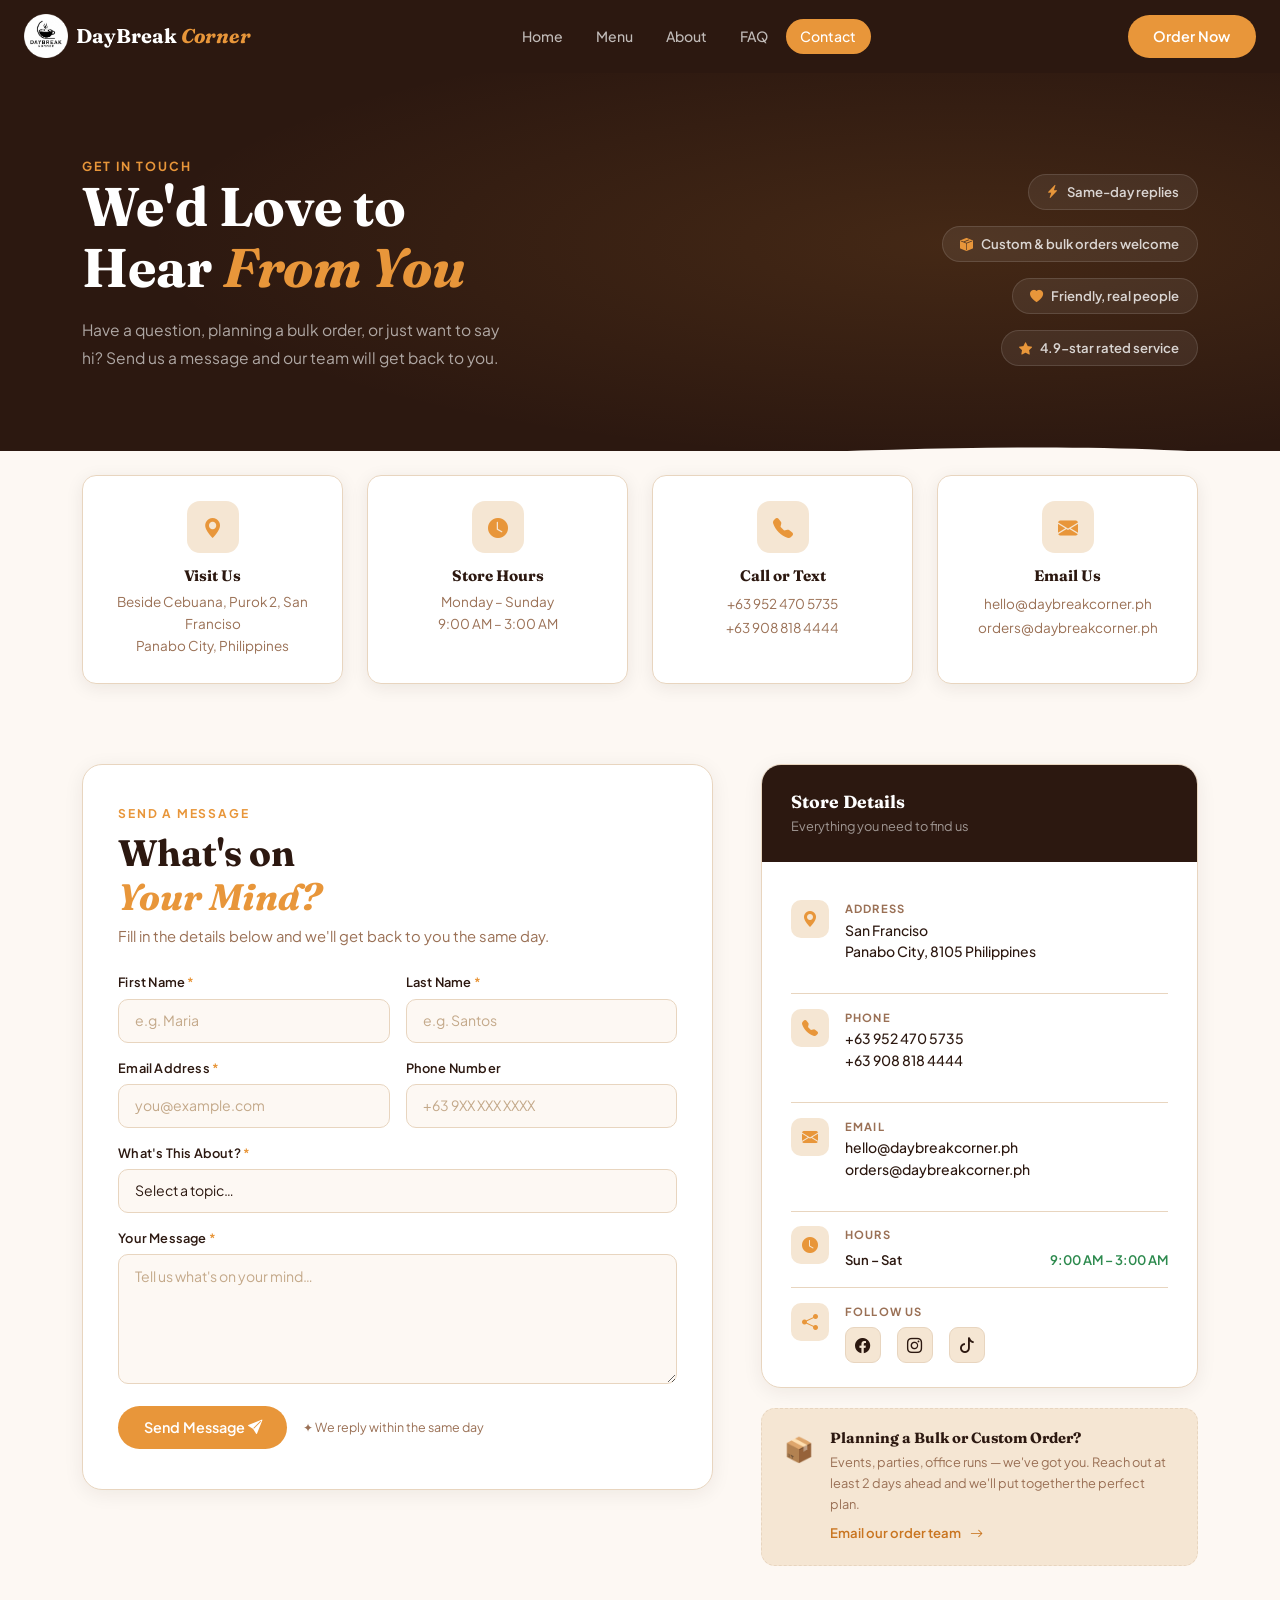
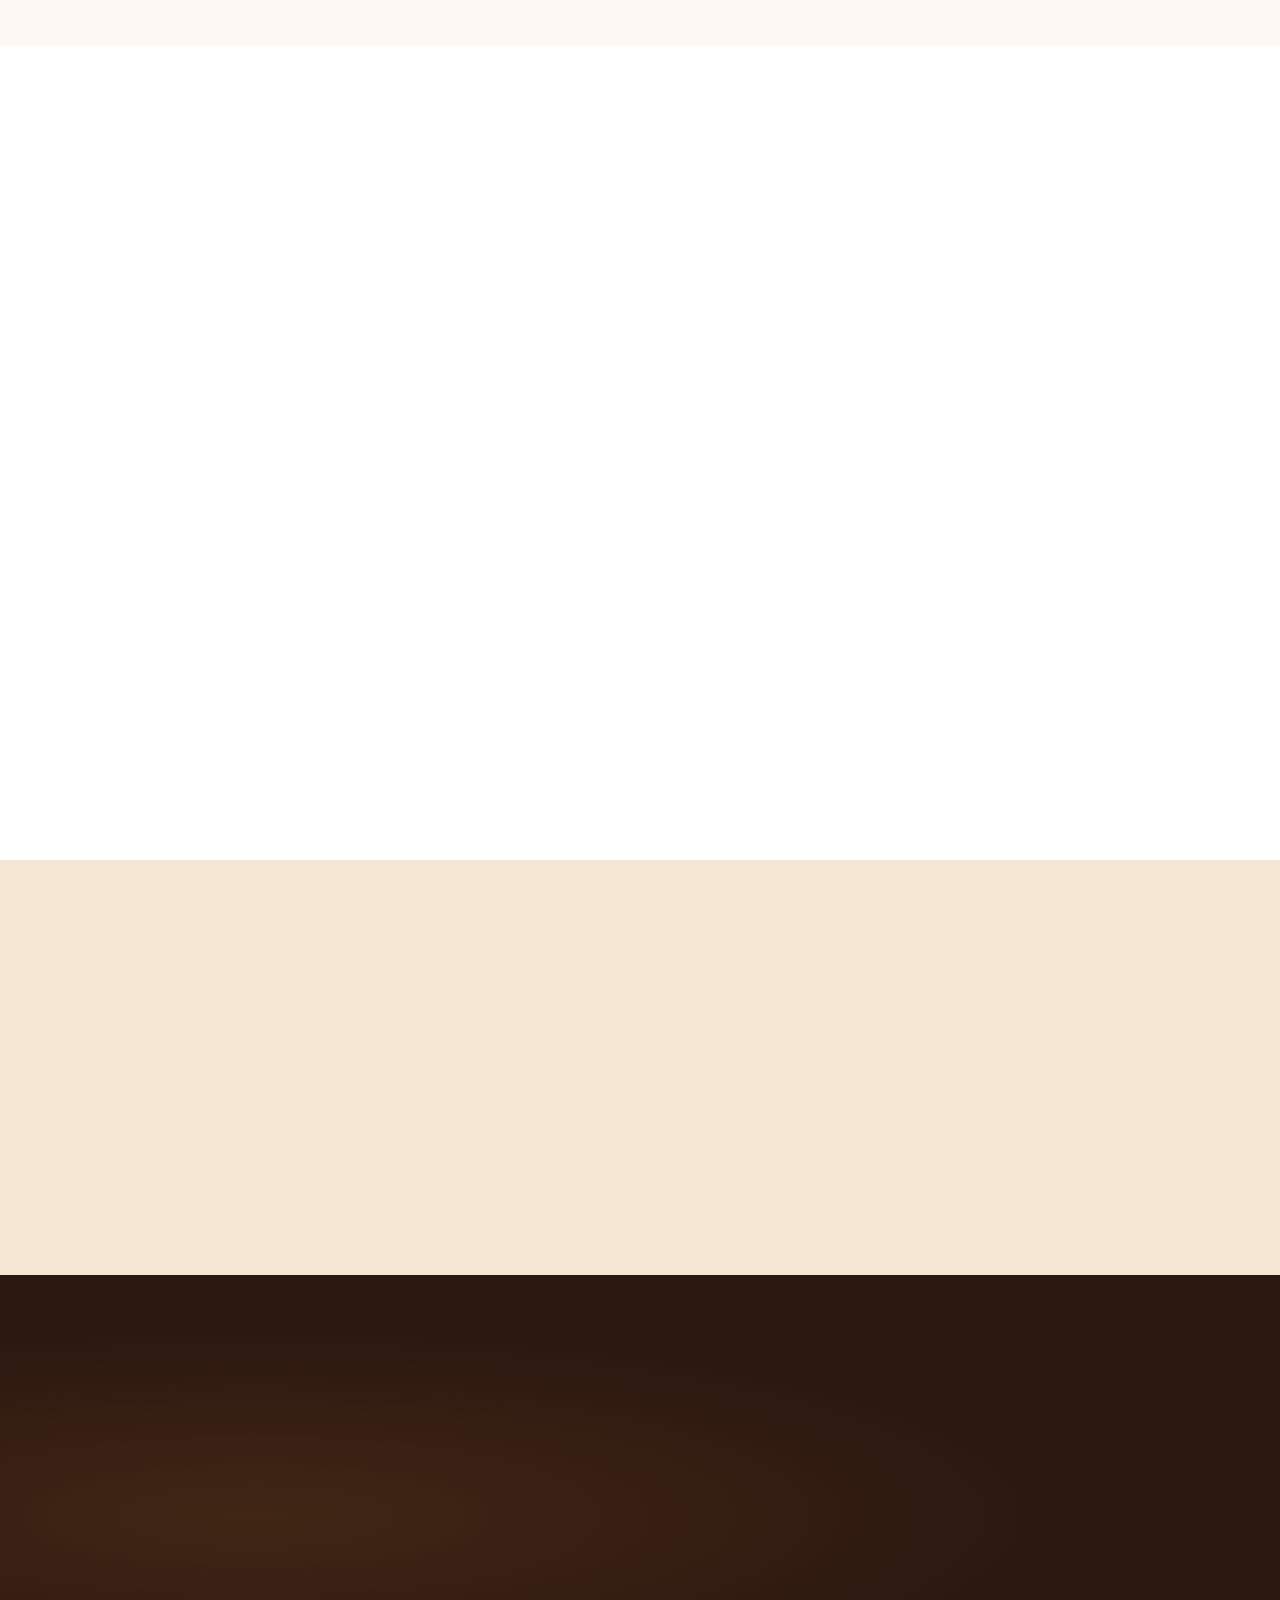
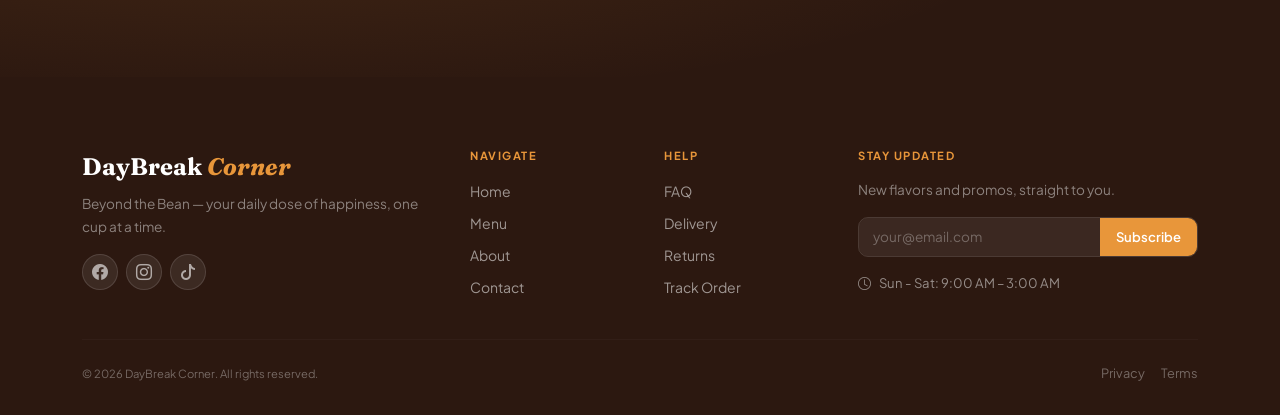
<file: contact.html>
<!DOCTYPE html>
<html lang="en">
<head>
  <meta charset="UTF-8" />
  <meta name="viewport" content="width=device-width, initial-scale=1.0" />
  <title>Contact Us — DayBreak Corner</title>

  <!-- Favicon -->
  <link rel="shortcut icon" href="imgs/logo-img.png" type="image/x-icon">
  <!-- Bootstrap 5 -->
  <link href="https:/cdn.jsdelivr.net/npm/bootstrap@5.3.8/dist/css/bootstrap.min.css" rel="stylesheet">
  <!-- Bootstrap Icons -->
  <link rel="stylesheet" href="https:/cdn.jsdelivr.net/npm/bootstrap-icons@1.11.3/font/bootstrap-icons.min.css">
  <!-- Fonts -->
  <link href="https:/fonts.googleapis.com/css2?family=Fraunces:ital,opsz,wght@0,9..144,400;0,9..144,600;0,9..144,700;1,9..144,400&family=Plus+Jakarta+Sans:wght@300;400;500;600&display=swap" rel="stylesheet">
  <!-- Site styles -->
  <link rel="stylesheet" href="style.css" />
  <!-- AOS Animation -->
  <link rel="stylesheet" href="https:/unpkg.com/aos@next/dist/aos.css"/>
  
</head>

<body>

  <!-- SCRIPTS -->
  <script src="script.js"></script>
  <!-- Bootstrap JS (offcanvas + accordion only) -->
  <script src="https:/cdn.jsdelivr.net/npm/bootstrap@5.3.8/dist/js/bootstrap.bundle.min.js"></script>
  <!-- AOS Animation -->
  <script src="https:/unpkg.com/aos@next/dist/aos.js"></script>
  <script>
    AOS.init();
  </script>

<!-- NAVBAR -->
<header class="db-nav sticky-top" id="mainNav">
  <div class="container-fluid px-4">
    <div class="d-flex align-items-center justify-content-between">

      <a href="index.html" class="db-brand d-flex align-items-center gap-2 text-decoration-none">
        <img src ="imgs/logo-img.png" alt="DayBreak Corner" width="44" height="44" class="db-brand-img" />
        <span>DayBreak <em>Corner</em></span>
      </a>

      <nav class="db-navlinks d-none d-md-flex d-flex align-items-center gap-1">
        <a href="index.html">Home</a>
        <a href="product.html">Menu</a>
        <a href="about.html">About</a>
        <a href="faq.html">FAQ</a>
        <a href="contact.html" class="active">Contact</a>
      </nav>

      <div class="d-none d-md-flex align-items-center gap-3">
        <a href="product.html" class="db-btn-primary d-inline-flex align-items-center gap-1 text-decoration-none">Order Now</a>
      </div>

      <button class="db-hamburger d-md-none" type="button"
        data-bs-toggle="offcanvas" data-bs-target="#mobileMenu" aria-label="Open menu">
        <span></span><span></span><span></span>
      </button>
    </div>
  </div>
</header>

<!-- MOBILE OFFCANVAS -->
<div class="offcanvas offcanvas-end db-offcanvas" tabindex="-1" id="mobileMenu">
  <div class="offcanvas-header">
    <span class="db-brand d-flex align-items-center gap-2 text-decoration-none" style="font-size:1.1rem;">DayBreak <em>Corner</em></span>
    <button type="button" class="btn-close btn-close-white" data-bs-dismiss="offcanvas" aria-label="Close"></button>
  </div>
  <div class="offcanvas-body d-flex flex-column">
    <nav class="db-offcanvas-links flex-grow-1 d-flex flex-column">
      <a href="index.html">Home</a>
      <a href="product.html">Menu</a>
      <a href="about.html">About</a>
      <a href="faq.html">FAQ</a>
      <a href="contact.html" class="active">Contact</a>
    </nav>
    <a href="product.html" class="db-btn-primary text-center mt-3 d-inline-flex align-items-center gap-1 text-decoration-none">Order Now</a>
  </div>
</div>

<!-- HERO -->
<section class="ct-hero">
  <div class="container">
    <div class="row align-items-center gy-4">

      <div class="col-12 col-lg-6">
        <span class="hero-eyebrow" data-aos="fade-right" data-aos-duration="1000" data-aos-delay="150">Get in Touch</span>
        <h1 class="ct-hero-title" data-aos="fade-right" data-aos-duration="1000" data-aos-delay="100">We'd Love to<br>Hear <em>From You</em></h1>
        <p class="ct-hero-sub" data-aos="fade-right" data-aos-duration="1000" data-aos-delay="200">Have a question, planning a bulk order, or just want to say hi? Send us a message and our team will get back to you.</p>
      </div>

      <div class="col-12 col-lg-6 d-none d-lg-flex flex-column align-items-end gap-3">
        <div class="ct-pill d-inline-flex align-items-center rounded-pill fw-semibold gap-2 " data-aos="fade-left" data-aos-duration="1000" data-aos-delay="00"><i class="bi bi-lightning-charge-fill"></i> Same-day replies</div>
        <div class="ct-pill d-inline-flex align-items-center rounded-pill fw-semibold gap-2" data-aos="fade-left" data-aos-duration="1000" data-aos-delay="100"><i class="bi bi-box-seam-fill"></i> Custom &amp; bulk orders welcome</div>
        <div class="ct-pill d-inline-flex align-items-center rounded-pill fw-semibold gap-2" data-aos="fade-left" data-aos-duration="1000" data-aos-delay="200"><i class="bi bi-heart-fill"></i> Friendly, real people</div>
        <div class="ct-pill d-inline-flex align-items-center rounded-pill fw-semibold gap-2" data-aos="fade-left" data-aos-duration="1000" data-aos-delay="300"><i class="bi bi-star-fill"></i> 4.9-star rated service</div>
      </div>

    </div>
  </div>
  <div class="ct-hero-wave">
    <svg viewBox="0 0 1440 80" fill="none" xmlns="http:/www.w3.org/2000/svg" preserveAspectRatio="none">
      <path d="M0 40 C360 80 1080 0 1440 40 L1440 80 L0 80 Z" fill="#fdf8f3"/>
    </svg>
  </div>
</section>

<!-- QUICK INFO CARDS -->
<section class="ct-info-section">
  <div class="container">
    <div class="row g-4 ">

      <div class="col-6 col-sm-6 col-lg-3" data-aos="fade-up" data-aos-duration="800" data-aos-delay="00">
        <div class="ct-info-card">
          <div class="ct-info-icon d-inline-flex align-items-center justify-content-center"><i class="bi bi-geo-alt-fill"></i></div>
          <h6>Visit Us</h6>
          <p>Beside Cebuana, Purok 2, San Franciso<br>Panabo City, Philippines</p>
        </div>
      </div>

      <div class="col-6 col-sm-6 col-lg-3" data-aos="fade-up" data-aos-duration="800" data-aos-delay="100">
        <div class="ct-info-card">
          <div class="ct-info-icon d-inline-flex align-items-center justify-content-center"><i class="bi bi-clock-fill"></i></div>
          <h6>Store Hours</h6>
          <p>Monday – Sunday<br>9:00 AM – 3:00 AM</p>
        </div>
      </div>

      <div class="col-6 col-sm-6 col-lg-3" data-aos="fade-up" data-aos-duration="800" data-aos-delay="200">
        <div class="ct-info-card">
          <div class="ct-info-icon d-inline-flex align-items-center justify-content-center"><i class="bi bi-telephone-fill"></i></div>
          <h6>Call or Text</h6>
          <a href="tel:+639123456789">+63 952 470 5735</a><br>
          <a href="tel:+639123456789">+63 908 818 4444</a>
        </div>
      </div>

      <div class="col-6 col-sm-6 col-lg-3" data-aos="fade-up" data-aos-duration="800" data-aos-delay="300">
        <div class="ct-info-card">
          <div class="ct-info-icon d-inline-flex align-items-center justify-content-center"><i class="bi bi-envelope-fill"></i></div>
          <h6>Email Us</h6>
          <a href="mailto:hello@daybreakcorner.ph">hello@daybreakcorner.ph</a><br>
          <a href="mailto:orders@daybreakcorner.ph">orders@daybreakcorner.ph</a>
        </div>
      </div>

    </div>
  </div>
</section>

<!-- FORM + SIDEBAR -->
<section class="ct-main">
  <div class="container">
    <div class="row g-5">

      <!-- Form -->
      <div id="message" class="col-12 col-lg-7" data-aos="fade-up" data-aos-duration="800" data-aos-delay="00">
        <div class="ct-form-card">
          <span class="section-eyebrow d-block text-uppercase fw-bold mb-2">Send a Message</span>
          <h2 class="section-title mb-1">What's on<br><em>Your Mind?</em></h2>
          <p class="section-body mb-4">Fill in the details below and we'll get back to you the same day.</p>

          <div class="row g-3">

            <div class="col-12 col-sm-6">
              <label class="ct-label d-block" for="ct_fname">First Name <span class="ct-required">*</span></label>
              <input class="ct-input" type="text" id="ct_fname" name="first_name" placeholder="e.g. Maria" required />
            </div>

            <div class="col-12 col-sm-6">
              <label class="ct-label d-block" for="ct_lname">Last Name <span class="ct-required">*</span></label>
              <input class="ct-input" type="text" id="ct_lname" name="last_name" placeholder="e.g. Santos" required />
            </div>

            <div class="col-12 col-sm-6">
              <label class="ct-label d-block" for="ct_email">Email Address <span class="ct-required">*</span></label>
              <input class="ct-input" type="email" id="ct_email" name="email" placeholder="you@example.com" required />
            </div>

            <div class="col-12 col-sm-6">
              <label class="ct-label d-block" for="ct_phone">Phone Number</label>
              <input class="ct-input" type="tel" id="ct_phone" name="phone" placeholder="+63 9XX XXX XXXX" />
            </div>

            <div class="col-12">
              <label class="ct-label d-block" for="ct_topic">What's This About? <span class="ct-required">*</span></label>
              <select class="ct-select" id="ct_topic" name="topic" required>
                <option value="" disabled selected>Select a topic…</option>
                <option value="general">General Inquiry</option>
                <option value="bulk">Custom / Bulk Order</option>
                <option value="feedback">Feedback &amp; Suggestions</option>
                <option value="partnership">Partnership or Collaboration</option>
                <option value="other">Something Else</option>
              </select>
            </div>

            <div class="col-12">
              <label class="ct-label d-block" for="ct_message">Your Message <span class="ct-required">*</span></label>
              <textarea class="ct-textarea" id="ct_message" name="message" placeholder="Tell us what's on your mind…" required></textarea>
            </div>

            <div class="col-12 d-flex align-items-center gap-3 flex-wrap">
              <button type="submit" class="db-btn-primary">
                Send Message <i class="bi bi-send-fill"></i>
              </button>
              <span class="ct-form-note">✦ We reply within the same day</span>
            </div>

          </div>
        </div>
      </div>

      <!-- Sidebar -->
      <div class="col-12 col-lg-5" data-aos="fade-up" data-aos-duration="800" data-aos-delay="200">

        <div class="ct-side-card">
          <div class="ct-side-head">
            <h5>Store Details</h5>
            <p>Everything you need to find us</p>
          </div>
          <div class="ct-side-body">

            <div class="ct-side-row d-flex align-items-start gap-3">
              <div class="ct-side-icon d-flex align-items-center justify-content-center"><i class="bi bi-geo-alt-fill"></i></div>
              <div>
                <p class="ct-side-label">Address</p>
                <p class="ct-side-val">San Franciso<br>Panabo City, 8105 Philippines</p>
              </div>
            </div>

            <div class="ct-side-row d-flex align-items-start gap-3">
              <div class="ct-side-icon d-flex align-items-center justify-content-center"><i class="bi bi-telephone-fill"></i></div>
              <div>
                <p class="ct-side-label">Phone</p>
                <p class="ct-side-val">
                  <a href="tel:+639123456789">+63 952 470 5735</a><br>
                  <a href="tel:+639123456789">+63 908 818 4444</a>
                </p>
              </div>
            </div>

            <div class="ct-side-row d-flex align-items-start gap-3">
              <div class="ct-side-icon d-flex align-items-center justify-content-center"><i class="bi bi-envelope-fill"></i></div>
              <div>
                <p class="ct-side-label">Email</p>
                <p class="ct-side-val">
                  <a href="mailto:hello@daybreakcorner.ph">hello@daybreakcorner.ph</a><br>
                  <a href="mailto:orders@daybreakcorner.ph">orders@daybreakcorner.ph</a>
                </p>
              </div>
            </div>

            <div class="ct-side-row d-flex align-items-start gap-3">
              <div class="ct-side-icon d-flex align-items-center justify-content-center"><i class="bi bi-clock-fill"></i></div>
              <div style="flex:1;">
                <p class="ct-side-label">Hours</p>
                <div class="ct-hours-row d-flex justify-content-between">
                  <span class="h-day">Sun – Sat</span>
                  <span class="h-open">9:00 AM – 3:00 AM</span>
                </div>
              </div>
            </div>

            <div class="ct-side-row d-flex align-items-start gap-3">
              <div class="ct-side-icon d-flex align-items-center justify-content-center"><i class="bi bi-share-fill"></i></div>
              <div>
                <p class="ct-side-label">Follow Us</p>
                <div class="ct-socials d-flex gap-3 mt-2">
                  <a href="https:/www.facebook.com/profile.php?id=61559224423326&sk=about" class="ct-social d-flex align-items-center justify-content-center" aria-label="Facebook"><i class="bi bi-facebook"></i></a>
                  <a href="#" class="ct-social d-flex align-items-center justify-content-center" aria-label="Instagram"><i class="bi bi-instagram"></i></a>
                  <a href="#" class="ct-social d-flex align-items-center justify-content-center" aria-label="TikTok"><i class="bi bi-tiktok"></i></a>
                </div>
              </div>
            </div>

          </div>
        </div>

        <!-- Bulk order nudge -->
        <div class="ct-nudge">
          <div class="d-flex gap-3 align-items-start">
            <span style="font-size:1.5rem; flex-shrink:0;">📦</span>
            <div>
              <h6>Planning a Bulk or Custom Order?</h6>
              <p>Events, parties, office runs — we've got you. Reach out at least 2 days ahead and we'll put together the perfect plan.</p>
              <a href="mailto:orders@daybreakcorner.ph" class="db-link d-inline-flex align-items-center mt-2 text-decoration-none" style="font-size:.82rem;">
                Email our order team <i class="bi bi-arrow-right ms-1"></i>
              </a>
            </div>
          </div>
        </div>

      </div>
    </div>
  </div>
</section>

<!-- MAP -->
<section class="ct-map-section" id="map">
  <div class="container">
    <div class="text-center mb-5">
      <span class="section-eyebrow d-block text-uppercase fw-bold mb-2" data-aos="fade-up" data-aos-duration="800" data-aos-delay="00">Find Us</span>
      <h2 class="section-title" data-aos="fade-up" data-aos-duration="800" data-aos-delay="100">We're Easy to <em>Spot</em></h2>
      <p class="section-body mx-auto" style="max-width:420px;" data-aos="fade-up" data-aos-duration="800" data-aos-delay="200">Right in the heart of the city — look for the warm glow and the smell of milk tea.</p>
    </div>
    <div class="ct-map-wrap" data-aos="fade-up" data-aos-duration="800" data-aos-delay="300">
      <!-- Replace src with your actual Google Maps embed URL -->
      <iframe
        src="https:/www.google.com/maps/embed?pb=!1m18!1m12!1m3!1d3957.4490183284765!2d125.6771158736356!3d7.303344613612832!2m3!1f0!2f0!3f0!3m2!1i1024!2i768!4f13.1!3m3!1m2!1s0x32f9456c9f19d27d%3A0x40c57aff86bbf2cd!2sDayBreak%20Corner!5e0!3m2!1sen!2sph!4v1779070801168!5m2!1sen!2sph"
        width="100%" height="400"
        style="border:0;" allowfullscreen="" loading="lazy"
        referrerpolicy="no-referrer-when-downgrade"
        title="DayBreak Corner location">
      </iframe>
    </div>
    <div class="text-center mt-4" data-aos="fade-up" data-aos-duration="800" data-aos-delay="100">
      <a href="https:/maps.app.goo.gl/hDyxvKyqMw6dSYqy9" target="_blank" rel="noopener" class="db-btn-primary d-inline-flex align-items-center gap-1 text-decoration-none">
        <i class="bi bi-map-fill me-1"></i> Open in Google Maps
      </a>
    </div>
  </div>
</section>

<!-- FAQ STRIP -->
<section class="ct-faq-section">
  <div class="container">
    <div class="row align-items-center gy-5">

      <div class="col-12 col-md-5">
        <span class="section-eyebrow d-block text-uppercase fw-bold mb-2" data-aos="fade-right" data-aos-duration="800" data-aos-delay="00">Quick Answers</span>
        <h2 class="section-title" data-aos="fade-right" data-aos-duration="800" data-aos-delay="100">Common Questions,<br><em>Answered</em></h2>
        <p class="section-body mb-4" data-aos="fade-right" data-aos-duration="800" data-aos-delay="200">Can't find what you're looking for? Check our full FAQ page or send us a message above.</p>
        <a href="faq.html" class="db-btn-ghost d-inline-flex align-items-center gap-1 text-decoration-none" data-aos="fade-right" data-aos-duration="800" data-aos-delay="300">
          Visit Full FAQ <i class="bi bi-arrow-right ms-1"></i>
        </a>
      </div>

      <div class="col-12 col-md-7">
        <div class="accordion ct-accordion" id="ctFaq">

          <div class="accordion-item" data-aos="fade-up" data-aos-duration="800" data-aos-delay="00">
            <h2 class="accordion-header">
              <button class="accordion-button" type="button"
                data-bs-toggle="collapse" data-bs-target="#faq1"
                aria-expanded="true" aria-controls="faq1">
                Do you accept custom or bulk orders?
              </button>
            </h2>
            <div id="faq1" class="accordion-collapse collapse show" data-bs-parent="#ctFaq">
              <div class="accordion-body">
                Yes! We love catering to events, parties, and office orders. Reach out at least 2 days in advance via email or phone and we'll build a plan around you.
              </div>
            </div>
          </div>

          <div class="accordion-item" data-aos="fade-up" data-aos-duration="800" data-aos-delay="100">
            <h2 class="accordion-header">
              <button class="accordion-button collapsed" type="button"
                data-bs-toggle="collapse" data-bs-target="#faq2"
                aria-expanded="false" aria-controls="faq2">
                What payment methods do you accept?
              </button>
            </h2>
            <div id="faq2" class="accordion-collapse collapse" data-bs-parent="#ctFaq">
              <div class="accordion-body">
                We accept cash, GCash, Maya, and major credit or debit cards in-store. Online orders support GCash and card payments at checkout.
              </div>
            </div>
          </div>

          

          <div class="accordion-item" data-aos="fade-up" data-aos-duration="800" data-aos-delay="300">
            <h2 class="accordion-header">
              <button class="accordion-button collapsed" type="button"
                data-bs-toggle="collapse" data-bs-target="#faq4"
                aria-expanded="false" aria-controls="faq4">
                How quickly do you reply to messages?
              </button>
            </h2>
            <div id="faq4" class="accordion-collapse collapse" data-bs-parent="#ctFaq">
              <div class="accordion-body">
                We aim to reply within a few hours during store hours (9 AM – 3 AM). Messages sent off hours will be answered first thing the next morning.
              </div>
            </div>
          </div>

        </div>
      </div>

    </div>
  </div>
</section>

<!-- CTA BANNER -->
<section class="ct-cta">
  <div class="container text-center">
    <h2 class="cta-title" data-aos="fade-up" data-aos-duration="800" data-aos-delay="00">Ready to Make Your Day<br><em>Break Better?</em></h2>
    <p class="cta-sub mb-4" data-aos="fade-up" data-aos-duration="800" data-aos-delay="100">Order your favorite drinks online or swing by the store — your perfect cup is waiting.</p>
    <div class="d-flex flex-wrap justify-content-center gap-3">
      <a href="product.html" class="db-btn-primary d-inline-flex align-items-center gap-1 text-decoration-none" data-aos="fade-up" data-aos-duration="800" data-aos-delay="200">Order Online</a>
      <a href="about.html" class="db-btn-ghost-light d-inline-flex align-items-center gap-1 text-decoration-none" data-aos="fade-up" data-aos-duration="800" data-aos-delay="300">Our Story</a>
    </div>
  </div>
</section>

<!-- FOOTER -->
<footer class="db-footer">
  <div class="container">
    <div class="row g-5">

      <div class="col-12 col-md-4">
        <div class="footer-brand">DayBreak <em>Corner</em></div>
        <p class="footer-tagline mt-2">Beyond the Bean — your daily dose of happiness, one cup at a time.</p>
        <div class="footer-socials d-flex gap-2 mt-3">
          <a href="https:/www.facebook.com/profile.php?id=61559224423326&sk=about"><i class="bi bi-facebook"></i></a>
          <a href="#"><i class="bi bi-instagram"></i></a>
          <a href="#"><i class="bi bi-tiktok"></i></a>
        </div>
      </div>

      <div class="col-6 col-md-2">
        <h6 class="footer-heading">Navigate</h6>
        <ul class="footer-links p-0 m-0 d-flex flex-column gap-2 list-unstyled">
          <li><a href="index.html">Home</a></li>
          <li><a href="product.html">Menu</a></li>
          <li><a href="about.html">About</a></li>
          <li><a href="contact.html">Contact</a></li>
        </ul>
      </div>

      <div class="col-6 col-md-2">
        <h6 class="footer-heading">Help</h6>
            <ul class="footer-links p-0 m-0 d-flex flex-column gap-2 list-unstyled">
            <li><a href="faq.html">FAQ</a></li>
            <li><a href="faq.html#faqDelivery">Delivery</a></li>
            <li><a href="faq.html#faqReturns">Returns</a></li>
            <li><a href="faq.html#faqOrders">Track Order</a></li>
            </ul>
      </div>

      <div class="col-12 col-md-4">
        <h6 class="footer-heading">Stay Updated</h6>
        <p class="footer-tagline mb-3">New flavors and promos, straight to you.</p>
        <div class="footer-newsletter d-flex">
          <input type="email" placeholder="your@email.com" />
          <button>Subscribe</button>
        </div>
        <div class="footer-hours d-flex align-items-center gap-1 mt-3">
          <i class="bi bi-clock me-1"></i>
          <span>Sun - Sat: 9:00 AM – 3:00 AM</span>
        </div>
      </div>

    </div>
    <hr class="footer-divider" />
    <div class="footer-bottom d-flex justify-content-between align-items-center flex-wrap gap-3">
      <small>© 2026 DayBreak Corner. All rights reserved.</small>
      <div class="d-flex gap-3">
        <a href="#">Privacy</a>
        <a href="#">Terms</a>
      </div>
    </div>
  </div>
</footer>

</body>
</html>
</file>
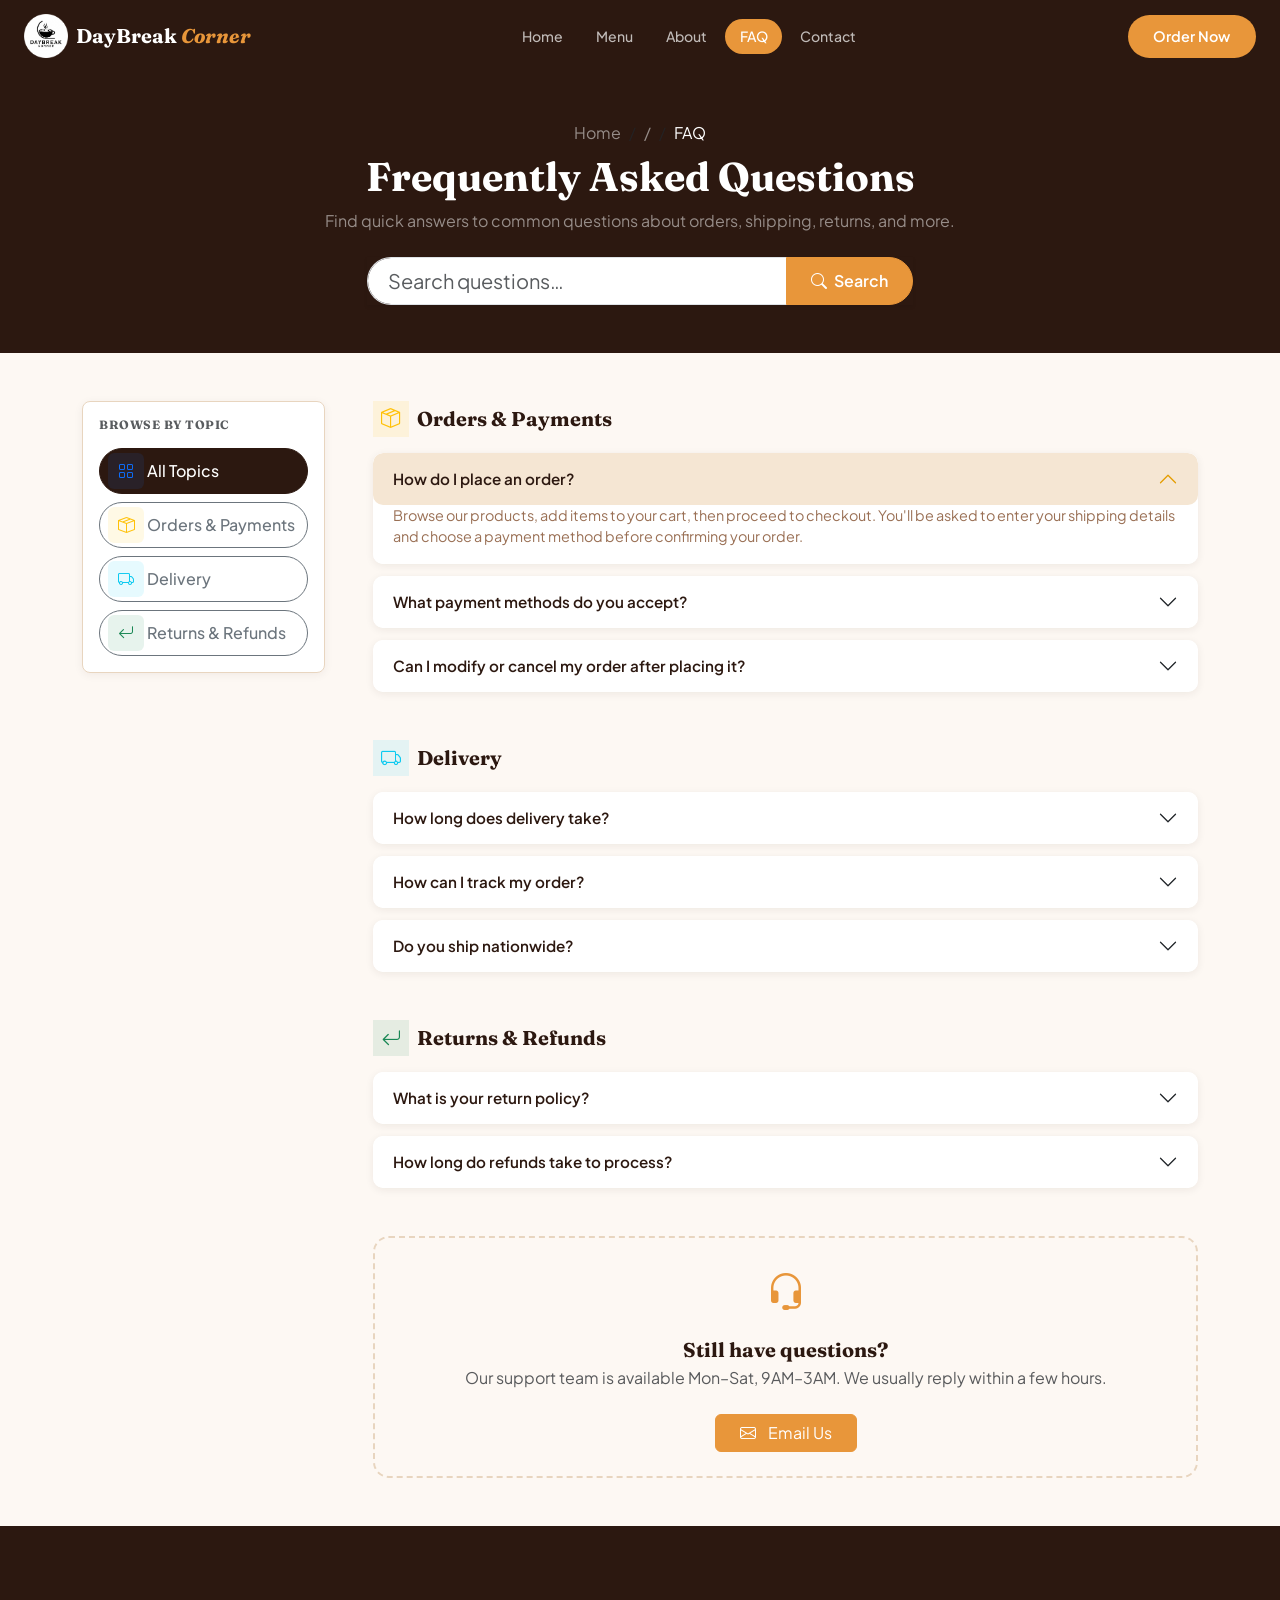
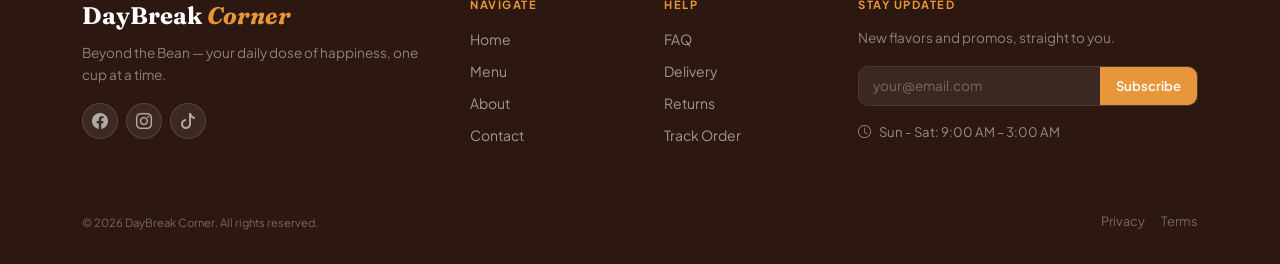
<file: faq.html>
<!DOCTYPE html>
<html lang="en" class="faqHTML">
<head>
    <meta charset="UTF-8">
    <meta name="viewport" content="width=device-width, initial-scale=1.0">
    <title>FAQ – DayBreak Corner</title>


  <!-- Favicon -->
  <link rel="shortcut icon" href="imgs/logo-img.png" type="image/x-icon">
  <!-- Bootstrap 5 -->
  <link href="https:/cdn.jsdelivr.net/npm/bootstrap@5.3.8/dist/css/bootstrap.min.css" rel="stylesheet">
  <!-- Bootstrap Icons -->
  <link rel="stylesheet" href="https:/cdn.jsdelivr.net/npm/bootstrap-icons@1.11.3/font/bootstrap-icons.min.css">
  <!-- Fonts -->
  <link href="https:/fonts.googleapis.com/css2?family=Fraunces:ital,opsz,wght@0,9..144,400;0,9..144,600;0,9..144,700;1,9..144,400&family=Plus+Jakarta+Sans:wght@300;400;500;600&display=swap" rel="stylesheet">
  <!-- Site styles -->
  <link rel="stylesheet" href="style.css" />
  <!-- AOS Animation -->
  <link rel="stylesheet" href="https:/unpkg.com/aos@next/dist/aos.css"/>

</head>

<body>

  <!-- SCRIPTS -->
  <script src="script.js"></script>
  <!-- Bootstrap JS (offcanvas + accordion only) -->
  <script src="https:/cdn.jsdelivr.net/npm/bootstrap@5.3.8/dist/js/bootstrap.bundle.min.js"></script>
  <!-- AOS Animation -->
  <script src="https:/unpkg.com/aos@next/dist/aos.js"></script>
  <script>
    AOS.init();
  </script>


    <!-- NAVBAR -->
    <header class="db-nav sticky-top" id="mainNav">
    <div class="container-fluid px-4">
        <div class="d-flex align-items-center justify-content-between">

        <!-- Brand -->
        <a href="index.html" class="db-brand d-flex align-items-center gap-2 text-decoration-none">
            <img src ="imgs/logo-img.png" alt="DayBreak Corner" width="44" height="44" class="db-brand-img" />
            <span>DayBreak <em>Corner</em></span>
        </a>

        <!-- Desktop nav links -->
        <nav class="db-navlinks d-none d-md-flex d-flex align-items-center gap-1">
            <a href="index.html">Home</a>
            <a href="product.html">Menu</a>
            <a href="about.html">About</a>
            <a href="faq.html" class="active">FAQ</a>
            <a href="contact.html">Contact</a> 
        </nav>

        <!-- Desktop CTA -->
        <div class="d-none d-md-flex align-items-center gap-3">
            <a href="product.html" class="db-btn-primary d-inline-flex align-items-center gap-1 text-decoration-none">Order Now</a>
        </div>

        <!-- Mobile menu toggle -->
        <button class="db-hamburger d-md-none" type="button"
            data-bs-toggle="offcanvas" data-bs-target="#mobileMenu" aria-label="Open menu">
            <span></span><span></span><span></span>
        </button>
        </div>
    </div>
    </header>

    <!-- MOBILE OFFCANVAS -->
    <div class="offcanvas offcanvas-end db-offcanvas" tabindex="-1" id="mobileMenu">
    <div class="offcanvas-header">
        <span class="db-brand d-flex align-items-center gap-2 text-decoration-none" style="font-size:1.1rem;">DayBreak <em>Corner</em></span>
        <button type="button" class="btn-close btn-close-white" data-bs-dismiss="offcanvas" aria-label="Close"></button>
    </div>
    <div class="offcanvas-body d-flex flex-column">
        <nav class="db-offcanvas-links flex-grow-1 d-flex flex-column">
        <a href="index.html">Home</a>
        <a href="product.html">Menu</a>
        <a href="about.html">About</a>
        <a href="faq.html" class="active">FAQ</a>
        <a href="contact.html">Contact</a>
        </nav>
        <a href="product.html" class="db-btn-primary text-center mt-3 d-inline-flex align-items-center gap-1 text-decoration-none">Order Now</a>
    </div>
    </div>


    <!-- HERO -->
    <div class="faq-hero py-5 text-white text-center">
        <div class="container">
            <nav aria-label="breadcrumb" class="mb-2">
                <ol class="breadcrumb justify-content-center mb-0" data-aos="fade-up" data-aos-duration="800" data-aos-delay="150">
                    <li class="breadcrumb-item"><a href="index.html" class="text-white-50 text-decoration-none">Home</a></li>
                    <li class="breadcrumb-item"><a href="#" class="text-white-50 text-decoration-none">/</a></li>
                    <li class="breadcrumb-item active text-white">  FAQ</li>
                </ol>
            </nav>
            <h1 class="fw-bold mb-2" data-aos="fade-up" data-aos-duration="1000" data-aos-delay="150">Frequently Asked Questions</h1>
            <p class="text-white-50 mb-4" data-aos="fade-up" data-aos-duration="1000" data-aos-delay="150">Find quick answers to common questions about orders, shipping, returns, and more.</p>
            <!-- Search bar -->
            <div class="row justify-content-center" data-aos="fade-up" data-aos-duration="800" data-aos-delay="200">
                <div class="col-12 col-md-6">
                    <div class="input-group faq-search shadow-sm">
                        <input type="text" class="form-control form-control-lg" placeholder="Search questions…">
                        <button class="btn btn-warning fw-semibold">
                            <i class="bi bi-search me-1"></i> Search
                        </button>
                    </div>
                </div>
            </div>
        </div>
    </div>

    <!-- MAIN CONTENT -->
    <section class="py-5">
        <div class="container">
            <div class="row g-5 d-xl-flex justify-content-center">

                <!-- LEFT: Category Sidebar -->
                <div class="col-12 col-lg-3 d-none d-xl-block" data-aos="fade-up" data-aos-duration="800" data-aos-delay="100">
                    <div class="bg-white rounded-3 shadow-sm p-3 sticky-top" style="top: 80px;">
                        <h6 class="fw-bold text-uppercase text-muted mb-3" style="letter-spacing:.5px; font-size:.75rem;" >Browse by Topic</h6>
                        <div class="d-flex flex-column gap-2">
                            <button class="btn btn-sm btn-outline-secondary cat-pill rounded-pill fs-6 fw-medium active text-start d-flex align-items-center gap-2">
                            <a href="#faqOrders" class="text-decoration-none text-reset"><span class="cat-icon d-inline-flex align-items-center justify-content-center rounded-2 flex-shrink-0 bg-primary bg-opacity-10 text-primary" ><i class="bi bi-grid"></i></span> All Topics</a>
                            </button>
                            <button class="btn btn-sm btn-outline-secondary cat-pill rounded-pill fs-6 fw-medium text-start d-flex align-items-center gap-2">
                                <a href="#faqOrders" class="text-decoration-none text-reset"><span class="cat-icon d-inline-flex align-items-center justify-content-center rounded-2 flex-shrink-0 bg-warning bg-opacity-10 text-warning"><i class="bi bi-box-seam"></i></span> Orders & Payments</a>
                            </button>
                            <button class="btn btn-sm btn-outline-secondary cat-pill rounded-pill fs-6 fw-medium text-start d-flex align-items-center gap-2">
                                <a href="#faqShipping" class="text-decoration-none text-reset"><span class="cat-icon d-inline-flex align-items-center justify-content-center rounded-2 flex-shrink-0 bg-info bg-opacity-10 text-info"><i class="bi bi-truck"></i></span> Delivery</a>
                            </button>
                            <button class="btn btn-sm btn-outline-secondary cat-pill rounded-pill fs-6 fw-medium text-start d-flex align-items-center gap-2">
                                <a href="#faqReturns" class="text-decoration-none text-reset"><span class="cat-icon d-inline-flex align-items-center justify-content-center rounded-2 flex-shrink-0 bg-success bg-opacity-10 text-success"><i class="bi bi-arrow-return-left"></i></span> Returns & Refunds</a>
                            </button>                      
                        </div>
                    </div>
                </div>

                <!-- RIGHT: Accordion FAQs -->
                <div class="col-12 col-lg-9" data-aos="fade-up" data-aos-duration="800" data-aos-delay="100">

                    <!-- Orders & Payments -->
                    <div class="mb-5" id="faqOrders">
                        <h5 class="fw-bold mb-3 d-flex align-items-center gap-2">
                            <span class="cat-icon bg-warning bg-opacity-10 text-warning d-flex align-items-center justify-content-center"><i class="bi bi-box-seam"></i></span>
                            Orders & Payments
                        </h5>
                        <div class="accordion">

                            <div class="accordion-item">
                                <h2 class="accordion-header">
                                    <button class="accordion-button" type="button" data-bs-toggle="collapse" data-bs-target="#o1">
                                        How do I place an order?
                                    </button>
                                </h2>
                                <div id="o1" class="accordion-collapse collapse show" data-bs-parent="#faqOrders">
                                    <div class="accordion-body">
                                        Browse our products, add items to your cart, then proceed to checkout. You'll be asked to enter your shipping details and choose a payment method before confirming your order.
                                    </div>
                                </div>
                            </div>

                            <div class="accordion-item">
                                <h2 class="accordion-header">
                                    <button class="accordion-button collapsed" type="button" data-bs-toggle="collapse" data-bs-target="#o2">
                                        What payment methods do you accept?
                                    </button>
                                </h2>
                                <div id="o2" class="accordion-collapse collapse" data-bs-parent="#faqOrders">
                                    <div class="accordion-body">
                                        We accept major credit/debit cards (Visa, Mastercard), GCash, PayMaya, PayPal, and bank transfers. Cash on delivery is available in select areas.
                                    </div>
                                </div>
                            </div>

                            <div class="accordion-item">
                                <h2 class="accordion-header">
                                    <button class="accordion-button collapsed" type="button" data-bs-toggle="collapse" data-bs-target="#o3">
                                        Can I modify or cancel my order after placing it?
                                    </button>
                                </h2>
                                <div id="o3" class="accordion-collapse collapse" data-bs-parent="#faqOrders">
                                    <div class="accordion-body">
                                        Orders can be modified or cancelled within 1 hour of placement. After that, the order may already be processed. Please contact our support team immediately if you need changes.
                                    </div>
                                </div>
                            </div>

                        </div>
                    </div>

                    <!-- Shipping & Delivery -->
                    <div class="mb-5" id="faqDelivery">
                        <h5 class="fw-bold mb-3 d-flex align-items-center gap-2">
                            <span class="cat-icon bg-info bg-opacity-10 text-info d-flex align-items-center justify-content-center"><i class="bi bi-truck"></i></span>
                            Delivery
                        </h5>
                        <div class="accordion" >

                            <div class="accordion-item">
                                <h2 class="accordion-header">
                                    <button class="accordion-button collapsed" type="button" data-bs-toggle="collapse" data-bs-target="#s1">
                                        How long does delivery take?
                                    </button>
                                </h2>
                                <div id="s1" class="accordion-collapse collapse" data-bs-parent="#faqShipping">
                                    <div class="accordion-body">
                                        Standard delivery takes 10-20 minutes depending on your location. Rush delivery takes 5-10 minutes to arrive. Delivery options are available at checkout.
                                    </div>
                                </div>
                            </div>

                            <div class="accordion-item">
                                <h2 class="accordion-header">
                                    <button class="accordion-button collapsed" type="button" data-bs-toggle="collapse" data-bs-target="#s2">
                                        How can I track my order?
                                    </button>
                                </h2>
                                <div id="s2" class="accordion-collapse collapse" data-bs-parent="#faqShipping">
                                    <div class="accordion-body">
                                        Once your order is shpping, you'll receive a confirmation email with a tracking ID. You can use this to track your order on our website.
                                    </div>
                                </div>
                            </div>

                            <div class="accordion-item">
                                <h2 class="accordion-header">
                                    <button class="accordion-button collapsed" type="button" data-bs-toggle="collapse" data-bs-target="#s3">
                                        Do you ship nationwide?
                                    </button>
                                </h2>
                                <div id="s3" class="accordion-collapse collapse" data-bs-parent="#faqShipping">
                                    <div class="accordion-body">
                                        Unfortunately, we are unable to offer nationwide shipping, as the freshness and quality of our food products cannot be guaranteed over extended transit times.
                                    </div>
                                </div>
                            </div>

                        </div>
                    </div>

                    <!-- Returns & Refunds -->
                    <div class="mb-5" id="faqReturns">
                        <h5 class="fw-bold mb-3 d-flex align-items-center gap-2">
                            <span class="cat-icon bg-success bg-opacity-10 text-success d-flex align-items-center justify-content-center"><i class="bi bi-arrow-return-left"></i></span>
                            Returns & Refunds
                        </h5>
                        <div class="accordion" >

                            <div class="accordion-item">
                                <h2 class="accordion-header">
                                    <button class="accordion-button collapsed" type="button" data-bs-toggle="collapse" data-bs-target="#r1">
                                        What is your return policy?
                                    </button>
                                </h2>
                                <div id="r1" class="accordion-collapse collapse" data-bs-parent="#faqReturns">
                                    <div class="accordion-body">
                                        Our return policy is effective immediately upon receipt of the goods. Customers are kindly requested to inspect their orders upon delivery, as returns or exchanges must be initiated within this period to ensure product quality and compliance.
                                    </div>
                                </div>
                            </div>

                            <div class="accordion-item">
                                <h2 class="accordion-header">
                                    <button class="accordion-button collapsed" type="button" data-bs-toggle="collapse" data-bs-target="#r2">
                                        How long do refunds take to process?
                                    </button>
                                </h2>
                                <div id="r2" class="accordion-collapse collapse" data-bs-parent="#faqReturns">
                                    <div class="accordion-body">
                                        Refunds are applicable once the goods have been received and inspected. Requests must be submitted within the designated period following delivery, and refunds will be processed in accordance with our quality assurance standards.
                                    </div>
                                </div>
                            </div>

                        </div>
                    </div>


                    <!-- Still need help -->
                    <div class="help-card p-4 text-center mt-2">
                        <i class="bi bi-headset text-primary" style="font-size:2.5rem;"></i>
                        <h5 class="fw-bold mt-3 mb-1">Still have questions?</h5>
                        <p class="text-muted mb-4">Our support team is available Mon–Sat, 9AM–3AM. We usually reply within a few hours.</p>
                        <div class="d-flex flex-wrap justify-content-center gap-3">
                            <a href="contact.html#message" class="btn btn-primary d-inline-flex align-items-center gap-1 text-decoration-none px-4">
                               <i class="bi bi-envelope me-2"></i>Email Us 
                            </a>
                        </div>
                    </div>

                </div>
            </div>
        </div>
    </section>

    <!-- FOOTER -->
    <footer class="db-footer">
    <div class="container">
        <div class="row g-5">
        <div class="col-12 col-md-4">
            <div class="footer-brand">DayBreak <em>Corner</em></div>
            <p class="footer-tagline mt-2">Beyond the Bean — your daily dose of happiness, one cup at a time.</p>
            <div class="footer-socials d-flex gap-2 mt-3">
            <a href="https:/www.facebook.com/profile.php?id=61559224423326&sk=about"><i class="bi bi-facebook"></i></a>
            <a href="#"><i class="bi bi-instagram"></i></a>
            <a href="#"><i class="bi bi-tiktok"></i></a>
            </div>
        </div>
        <div class="col-6 col-md-2">
            <h6 class="footer-heading">Navigate</h6>
            <ul class="footer-links p-0 m-0 d-flex flex-column gap-2 list-unstyled">
            <li><a href="index.html">Home</a></li>
            <li><a href="product.html">Menu</a></li>
            <li><a href="about.html">About</a></li>
            <li><a href="contact.html">Contact</a></li>
            </ul>
        </div>
        <div class="col-6 col-md-2">
            <h6 class="footer-heading">Help</h6>
            <ul class="footer-links p-0 m-0 d-flex flex-column gap-2 list-unstyled">
            <li><a href="faq.html">FAQ</a></li>
            <li><a href="faq.html#faqDelivery">Delivery</a></li>
            <li><a href="faq.html#faqReturns">Returns</a></li>
            <li><a href="faq.html#faqOrders">Track Order</a></li>
            </ul>
        </div>
        <div class="col-12 col-md-4">
            <h6 class="footer-heading">Stay Updated</h6>
            <p class="footer-tagline mb-3">New flavors and promos, straight to you.</p>
            <div class="footer-newsletter d-flex">
            <input type="email" placeholder="your@email.com" />
            <button>Subscribe</button>
            </div>
            <div class="footer-hours d-flex align-items-center gap-1 mt-3">
            <i class="bi bi-clock me-1"></i>
            <span>Sun - Sat: 9:00 AM – 3:00 AM</span>
            </div>
        </div>
        </div>
        <hr class="footer-divider" />
        <div class="footer-bottom d-flex justify-content-between align-items-center flex-wrap gap-3">
        <small>© 2026 DayBreak Corner. All rights reserved.</small>
        <div class="d-flex gap-3">
            <a href="#">Privacy</a>
            <a href="#">Terms</a>
        </div>
        </div>
    </div>
    </footer>

</body>
</html>
</file>
<file: style.css>
/* =========================================
DAYBREAK CORNER
Palette:
#2C1810  Deep Espresso  (primary)
#F5E6D3  Warm Oat       (background)
#E8963A  Amber Gold     (accent)
Fonts: Fraunces + Plus Jakarta Sans
=========================================== */

/* DESIGN & INITIALIZATION */
:root {
  --espresso: #2c1810;
  --espresso-mid: #4a2c1a;
  --oat: #f5e6d3;
  --oat-light: #fdf8f3;
  --amber: #e8963a;
  --amber-dark: #c97520;
  --white: #ffffff;
  --text: #2c1810;
  --text-muted: #9a7055;
  --border: #e8d5bf;
  --radius: 14px;
  --trans: 0.22s cubic-bezier(0.4, 0, 0.2, 1);
}

.productHTML {
  scroll-padding-top: 150px;
}

.faqHTML {
  scroll-padding-top: 80px;
}

body {
  font-family: "Plus Jakarta Sans", sans-serif;
  background: var(--oat-light);
  color: var(--text);
  margin: 0;
}

/* HEADINGS & EMPHASIS */
h1,
h2,
h3,
h4,
h5,
h6 {
  font-family: "Fraunces", serif;
}

/* em strong optimization */
em {
  font-style: italic;
  color: var(--amber);
}

/* NAVBAR --> SHARED THROUGHOUT THE PAGES */
.db-nav {
  background: var(--espresso);
  padding: 0.9rem 0;
  z-index: 1040;
  transition: box-shadow var(--trans);
}

.db-nav.scrolled {
  box-shadow: 0 4px 20px rgba(44, 24, 16, 0.25);
}

.db-brand {
  font-family: "Fraunces", serif;
  font-size: 1.25rem;
  font-weight: 700;
  color: var(--white) !important;
  white-space: nowrap;
}

.db-brand em {
  color: var(--amber);
}

.db-brand-img {
  border-radius: 8px;
  object-fit: contain;
}

.db-navlinks a {
  padding: 0.42rem 0.9rem;
  border-radius: 50px;
  font-size: 0.88rem;
  font-weight: 500;
  color: rgba(255, 255, 255, 0.7);
  text-decoration: none;
  transition:
    background var(--trans),
    color var(--trans);
}

.db-navlinks a:hover {
  background: rgba(255, 255, 255, 0.1);
  color: var(--white);
}

.db-navlinks a.active {
  background: var(--amber);
  color: var(--white);
}

/* Hamburger (mobile toggle) */
.db-hamburger {
  background: none;
  border: none;
  cursor: pointer;
  display: flex;
  flex-direction: column;
  gap: 5px;
  padding: 4px;
}

.db-hamburger span {
  display: block;
  width: 22px;
  height: 2px;
  background: var(--white);
  border-radius: 2px;
}

.db-offcanvas {
  background: var(--espresso) !important;
  color: var(--white);
}

.db-offcanvas .offcanvas-header {
  border-bottom: 1px solid rgba(255, 255, 255, 0.1);
}

.db-offcanvas-links a {
  padding: 0.75rem 1rem;
  border-radius: 8px;
  color: rgba(255, 255, 255, 0.7);
  text-decoration: none;
  font-size: 0.95rem;
  font-weight: 500;
  border-bottom: 1px solid rgba(255, 255, 255, 0.06);
  transition:
    background var(--trans),
    color var(--trans);
}

.db-offcanvas-links a:hover {
  background: rgba(255, 255, 255, 0.08);
  color: var(--white);
}

.db-offcanvas-links a.active {
  color: var(--amber);
}

/* BUTTONS */
.db-btn-primary {
  background: var(--amber);
  color: var(--white);
  border: none;
  border-radius: 50px;
  padding: 0.65rem 1.6rem;
  font-family: "Plus Jakarta Sans", sans-serif;
  font-size: 0.9rem;
  font-weight: 600;
  transition:
    background var(--trans),
    transform var(--trans),
    box-shadow var(--trans);
}

.db-btn-primary:hover {
  background: var(--amber-dark);
  color: var(--oat-light);
  transform: translateY(-2px);
  box-shadow: 0 6px 18px rgba(232, 150, 58, 0.35);
}

/* Ghost dark (espresso outline) */
.db-btn-ghost {
  background: transparent;
  border: 2px solid var(--espresso);
  color: var(--espresso-mid);
  border-radius: 50px;
  padding: 0.62rem 1.6rem;
  font-family: "Plus Jakarta Sans", sans-serif;
  font-size: 0.9rem;
  font-weight: 600;
  transition: all var(--trans);
}

.db-btn-ghost:hover {
  background: var(--espresso);
  color: var(--white);
}

/* Ghost light (white/amber outline on dark backgrounds) */
.db-btn-ghost-light {
  background: transparent;
  border: 2px solid rgba(255, 255, 255, 0.5);
  color: var(--white);
  border-radius: 50px;
  padding: 0.62rem 1.6rem;
  font-family: "Plus Jakarta Sans", sans-serif;
  font-size: 0.9rem;
  font-weight: 600;
  transition: all var(--trans);
}

.db-btn-ghost-light:hover {
  background: rgba(255, 255, 255, 0.15);
  border-color: var(--white);
}

/* Ghost light = amber border variant (About page) */
.db-btn-ghost-amber {
  display: inline-flex;
  align-items: center;
  gap: 0.4rem;
  background: transparent;
  border: 2px solid var(--amber-dark);
  color: var(--white);
  border-radius: 50px;
  padding: 0.62rem 1.6rem;
  font-family: "Plus Jakarta Sans", sans-serif;
  font-size: 0.9rem;
  font-weight: 600;
  text-decoration: none;
  transition: all var(--trans);
}

.db-btn-ghost-amber:hover {
  background: var(--amber-dark);
  color: var(--espresso);
}

.db-link {
  gap: 0.3rem;
  color: var(--amber-dark);
  font-size: 0.9rem;
  font-weight: 600;
  transition: gap var(--trans);
}

.db-link:hover {
  gap: 0.6rem;
  color: var(--espresso);
}

/* TYPOGRAPHY INITIALIZATION (shared across sections) */
.section-eyebrow {
  font-size: 0.75rem;
  letter-spacing: 1.8px;
  color: var(--amber);
  margin-bottom: 0.5rem;
}

.section-title {
  font-family: "Fraunces", serif;
  font-size: clamp(1.6rem, 4vw, 2.3rem);
  font-weight: 700;
  color: var(--espresso);
  line-height: 1.2;
  margin-bottom: 1rem;
}

.section-body {
  font-size: 0.925rem;
  color: var(--text-muted);
  line-height: 1.75;
}

/* HERO (IN HOME) */
.db-hero {
  background: var(--oat);
  position: relative;
  overflow: hidden;
  padding: 5rem 0 4rem;
}

.db-hero::before {
  content: "";
  position: absolute;
  inset: 0;
  pointer-events: none;
}

.min-vh-80 {
  min-height: 75vh;
}

.hero-eyebrow {
  font-size: 0.78rem;
  font-weight: 700;
  letter-spacing: 2px;
  text-transform: uppercase;
  color: var(--amber);
  margin-bottom: 0.75rem;
}

.hero-headline {
  font-family: "Fraunces", serif;
  font-size: clamp(2.4rem, 6vw, 3.8rem);
  font-weight: 700;
  color: var(--espresso);
  line-height: 1.1;
  margin-bottom: 1.25rem;
}

.hero-headline em {
  color: var(--amber);
  font-style: italic;
}

.hero-sub {
  font-size: 1rem;
  color: var(--text-muted);
  line-height: 1.75;
  max-width: 480px;
}

.stat-num {
  font-family: "Fraunces", serif;
  font-size: 1.5rem;
  font-weight: 700;
  color: var(--espresso);
  line-height: 1;
}

.stat-label {
  font-size: 0.75rem;
  color: var(--text-muted);
  font-weight: 500;
  margin-top: 0.15rem;
}

.hero-stat-divider {
  width: 1px;
  height: 36px;
  background: var(--border);
  flex-shrink: 0;
}

/* Hero image frame */
.hero-img-frame {
  position: relative;
  display: inline-block;
}

.hero-img {
  width: 100%;
  max-width: 540px;
  border-radius: 24px;
  object-fit: cover;
  filter: drop-shadow(10px 14px 5px rgba(44, 24, 16, 0.18));
}

/* Floating labels (animated) */
.hero-float {
  position: absolute;
  background: var(--white);
  border-radius: 50px;
  padding: 0.4rem 0.9rem;
  font-size: 0.78rem;
  font-weight: 600;
  color: var(--espresso);
  box-shadow: 0 4px 14px rgba(44, 24, 16, 0.12);
  white-space: nowrap;
  animation: floatBob 3s ease-in-out infinite;
}

.hero-float-1 {
  bottom: 18%;
  left: -8%;
  animation-delay: 0s;
}

.hero-float-2 {
  top: 16%;
  right: -6%;
  animation-delay: 1s;
}

.hero-float-3 {
  bottom: 6%;
  right: 5%;
  animation-delay: 2s;
}

@keyframes floatBob {
  0%,
  100% {
    transform: translateY(0);
  }
  50% {
    transform: translateY(-8px);
  }
}

/* Hero wave SVG divider */
.hero-wave {
  position: absolute;
  bottom: 0;
  left: 0;
  right: 0;
  height: 80px;
  pointer-events: none;
}

.hero-wave svg {
  width: 100%;
  height: 100%;
  display: block;
}

/* FEATURES SECTION */
.db-features {
  background: var(--white);
  padding: 5rem 0;
}

.feature-img-wrap {
  position: relative;
  border-radius: 20px;
  overflow: hidden;
  background: var(--oat);
}

.feature-img {
  width: 100%;
  aspect-ratio: 4/3;
  object-fit: cover;
  display: block;
  border-radius: 20px;
  transition: transform 0.5s ease;
}

.feature-img-wrap:hover .feature-img {
  transform: scale(1.03);
}

/* Feature badge (image overlay) */
.feature-badge {
  position: absolute;
  bottom: 16px;
  left: 16px;
  border-radius: 50px;
  padding: 0.35rem 1rem;
  font-size: 0.75rem;
  font-weight: 700;
  letter-spacing: 0.5px;
}

.feature-badge-amber {
  background: var(--amber);
  color: var(--white);
}

.feature-badge-dark {
  background: var(--espresso);
  color: var(--white);
}

.feature-list li {
  color: var(--text-muted);
}

.feature-list li i {
  color: var(--amber);
  font-size: 0.9rem;
  flex-shrink: 0;
}

.feature-pills span {
  background: var(--oat);
  border: 1.5px solid var(--border);
  border-radius: 50px;
  padding: 0.3rem 0.85rem;
  font-size: 0.8rem;
  font-weight: 600;
  color: var(--espresso);
}

/* BEST SELLING PRODUCT CARDS */
.db-bestsellers {
  background: var(--oat);
  padding: 5rem 0;
}

.db-card {
  background: var(--white);
  border-radius: var(--radius);
  overflow: hidden;
  border: none;
  box-shadow: 0 2px 12px rgba(44, 24, 16, 0.07);
  transition:
    transform var(--trans),
    box-shadow var(--trans);
}

.db-card:hover {
  transform: translateY(-5px);
  box-shadow: 0 10px 28px rgba(44, 24, 16, 0.13);
}

.db-card-img-wrap {
  position: relative;
  width: 100%;
  padding-top: 75%;
  background: var(--oat);
  overflow: hidden;
}

.db-card-img-wrap img {
  position: absolute;
  inset: 0;
  width: 100%;
  height: 100%;
  object-fit: cover;
  transition: transform 0.4s ease;
}

.db-card:hover .db-card-img-wrap img {
  transform: scale(1.06);
}

/* Card badge (shared across card types) */
.db-badge {
  position: absolute;
  top: 10px;
  left: 10px;
  border-radius: 50px;
  padding: 0.2rem 0.7rem;
  font-size: 0.65rem;
  font-weight: 700;
  letter-spacing: 0.5px;
  font-family: "Plus Jakarta Sans", sans-serif;
}

.db-badge-amber {
  background: var(--amber);
  color: var(--white);
}

.db-badge-dark {
  background: var(--espresso);
  color: var(--white);
}

.db-badge-green {
  background: #2d8a4e;
  color: var(--white);
}

.db-card-body {
  padding: 1.1rem;
}

.db-card-cat {
  font-size: 0.7rem;
  font-weight: 700;
  letter-spacing: 1px;
  text-transform: uppercase;
  color: var(--amber);
  display: block;
  margin-bottom: 0.3rem;
}

.db-card-name {
  font-family: "Fraunces", serif;
  font-size: 1rem;
  font-weight: 700;
  color: var(--espresso);
  margin-bottom: 0.3rem;
}

.db-stars {
  color: var(--amber);
  font-size: 0.8rem;
  margin-bottom: 0.5rem;
}

.db-stars span {
  color: var(--text-muted);
  font-size: 0.75rem;
}

.db-card-price {
  font-family: "Fraunces", serif;
  font-size: 1.15rem;
  font-weight: 700;
  color: var(--espresso);
  margin-bottom: 0.75rem;
}

.db-card-btn {
  background: var(--espresso);
  color: var(--white);
  border-radius: 8px;
  padding: 0.5rem;
  font-size: 0.82rem;
  font-weight: 600;
  transition: background var(--trans);
}

.db-card-btn:hover {
  background: var(--amber);
  color: var(--white);
}

/* SPONSOR CAROUSEL */
.sponsor-section {
  background-color: var(--white);
}

.db-sponsor {
  background: var(--oat);
  position: relative;
  overflow: hidden;
  padding: 5rem 0 4rem;
}

.carousel {
  overflow-x: auto;
  /* background-color: var(--white); */
}

.carousel::-webkit-scrollbar {
  display: none;
}

.group-sponsor {
  animation: spin 5s infinite linear;
}

.img-cont {
  flex: 0 0 5em;
  height: 8em;
  padding: 1em;
  align-content: center;
}

.img-cont img {
  border-radius: 50%;
  height: 5em;
  width: 5em;
}

@keyframes spin {
  from {
    translate: 0;
  }
  to {
    translate: -100%;
  }
}

/* WHY US SECTION */
.db-why {
  background: var(--white);
  padding: 5rem 0;
}

.why-card {
  background: var(--oat-light);
  border: 1.5px solid var(--border);
  border-radius: var(--radius);
  padding: 1.75rem 1.5rem;
  text-align: center;
  height: 100%;
  transition:
    border-color var(--trans),
    box-shadow var(--trans),
    transform var(--trans);
}

.why-card:hover {
  border-color: var(--amber);
  box-shadow: 0 6px 20px rgba(232, 150, 58, 0.12);
  transform: translateY(-4px);
}

.why-icon {
  font-size: 2.2rem;
  margin-bottom: 0.75rem;
}

.why-title {
  font-family: "Fraunces", serif;
  font-size: 1rem;
  font-weight: 700;
  color: var(--espresso);
  margin-bottom: 0.5rem;
}

.why-body {
  font-size: 0.85rem;
  color: var(--text-muted);
  line-height: 1.65;
  margin: 0;
}

/* TESTIMONIAL SECTION */
.db-testimonials {
  background: var(--oat);
  padding: 5rem 0;
}

.testimonial-card {
  background: var(--white);
  border-radius: var(--radius);
  padding: 1.75rem;
  height: 100%;
  box-shadow: 0 2px 10px rgba(44, 24, 16, 0.06);
  display: flex;
  flex-direction: column;
}

.testimonial-card-accent {
  background: var(--espresso);
}

.t-stars {
  color: var(--amber);
  font-size: 0.9rem;
  margin-bottom: 0.75rem;
}

.t-quote {
  font-size: 0.9rem;
  line-height: 1.7;
  color: var(--text-muted);
  flex: 1;
  font-style: italic;
}

.testimonial-card-accent .t-quote {
  color: rgba(255, 255, 255, 0.7);
}

.t-author {
  margin-top: 1.25rem;
  padding-top: 1rem;
  border-top: 1px solid var(--border);
}

.testimonial-card-accent .t-author {
  border-top-color: rgba(255, 255, 255, 0.12);
}

.t-avatar {
  width: 38px;
  height: 38px;
  border-radius: 50%;
  background: var(--oat);
  border: 2px solid var(--amber);
  font-size: 0.9rem;
  font-weight: 700;
  color: var(--espresso);
  flex-shrink: 0;
}

.t-avatar-light {
  background: rgba(255, 255, 255, 0.15);
  border-color: var(--amber);
  color: var(--white);
}

.t-author strong {
  font-size: 0.875rem;
  color: var(--espresso);
  display: block;
}

.t-author small {
  color: var(--text-muted);
  font-size: 0.75rem;
}

.testimonial-card-accent .t-author strong {
  color: var(--white);
}

.testimonial-card-accent .t-author small {
  color: rgba(255, 255, 255, 0.5);
}

/* CTA BANNER */
.db-cta {
  background: linear-gradient(135deg, var(--espresso) 0%, #4a2c1a 100%);
  padding: 5rem 0;
  position: relative;
  overflow: hidden;
}

.db-cta::before {
  content: "";
  position: absolute;
  inset: 0;
  background: radial-gradient(
    ellipse at 50% 100%,
    rgba(232, 150, 58, 0.15) 0%,
    transparent 60%
  );
  pointer-events: none;
}

.cta-title {
  font-family: "Fraunces", serif;
  font-size: clamp(2rem, 5vw, 3rem);
  color: var(--white);
  font-weight: 700;
  line-height: 1.2;
  margin-bottom: 0.75rem;
}

.cta-title em {
  color: var(--amber);
}

.cta-sub {
  font-size: 0.95rem;
  color: rgba(255, 255, 255, 0.65);
  max-width: 460px;
  margin: 0 auto;
}

/* FOOTER SECTION */
.db-footer {
  background: var(--espresso);
  color: rgba(255, 255, 255, 0.7);
  padding: 4.5rem 0 2rem;
}

.footer-brand {
  font-family: "Fraunces", serif;
  font-size: 1.5rem;
  font-weight: 700;
  color: var(--white);
}

.footer-brand em {
  color: var(--amber);
}

.footer-tagline {
  font-size: 0.85rem;
  line-height: 1.65;
  opacity: 0.65;
}

.footer-heading {
  font-family: "Plus Jakarta Sans", sans-serif;
  font-size: 0.7rem;
  font-weight: 700;
  letter-spacing: 1.5px;
  text-transform: uppercase;
  color: var(--amber);
  margin-bottom: 1rem;
}

.footer-links a {
  color: rgba(255, 255, 255, 0.55);
  text-decoration: none;
  font-size: 0.875rem;
  transition: color var(--trans);
}

.footer-links a:hover {
  color: var(--white);
}

.footer-socials a {
  width: 36px;
  height: 36px;
  border-radius: 50%;
  background: rgba(255, 255, 255, 0.08);
  border: 1px solid rgba(255, 255, 255, 0.12);
  display: flex;
  align-items: center;
  justify-content: center;
  color: rgba(255, 255, 255, 0.6);
  text-decoration: none;
  transition:
    background var(--trans),
    color var(--trans),
    border-color var(--trans);
}

.footer-socials a:hover {
  background: var(--amber);
  color: var(--white);
  border-color: var(--amber);
}

.footer-newsletter {
  border-radius: 10px;
  overflow: hidden;
  border: 1px solid rgba(255, 255, 255, 0.15);
}

.footer-newsletter input {
  flex: 1;
  padding: 0.55rem 0.9rem;
  background: rgba(255, 255, 255, 0.07);
  border: none;
  outline: none;
  color: var(--white);
  font-family: "Plus Jakarta Sans", sans-serif;
  font-size: 0.85rem;
}

.footer-newsletter input::placeholder {
  color: rgba(255, 255, 255, 0.3);
}

.footer-newsletter button {
  padding: 0.55rem 1rem;
  background: var(--amber);
  border: none;
  color: var(--white);
  font-size: 0.82rem;
  font-weight: 600;
  cursor: pointer;
  font-family: "Plus Jakarta Sans", sans-serif;
  transition: background var(--trans);
}

.footer-newsletter button:hover {
  background: var(--amber-dark);
}

.footer-hours {
  font-size: 0.82rem;
  color: rgba(255, 255, 255, 0.5);
}

.footer-divider {
  border-color: rgba(255, 255, 255, 0.1);
  margin: 2.5rem 0 1.5rem;
}

.footer-bottom {
  font-size: 0.8rem;
  color: rgba(255, 255, 255, 0.35);
}

.footer-bottom a {
  color: rgba(255, 255, 255, 0.35);
  text-decoration: none;
  transition: color var(--trans);
}

.footer-bottom a:hover {
  color: var(--white);
}

@media (max-width: 767px) {
  .db-hero {
    padding: 3rem 0 2.5rem;
  }

  .hero-stats {
    gap: 1rem;
  }

  .hero-float {
    display: none;
  }

  .db-features,
  .db-bestsellers,
  .db-why,
  .db-testimonials,
  .db-cta {
    padding: 3.5rem 0;
  }
}

/* BREADCRUMB */
.sip-breadcrumb {
  --bs-breadcrumb-divider-color: rgba(255, 255, 255, 0.4);
}

.sip-breadcrumb .breadcrumb-item a {
  color: rgba(255, 255, 255, 0.55);
  text-decoration: none;
  font-size: 0.85rem;
  transition: color var(--trans);
}

.sip-breadcrumb .breadcrumb-item a:hover {
  color: var(--white);
}

.sip-breadcrumb .breadcrumb-item.active {
  color: rgba(255, 255, 255, 0.85);
  font-size: 0.85rem;
}

.sip-breadcrumb .breadcrumb-item + .breadcrumb-item::before {
  color: rgba(255, 255, 255, 0.35);
}

/* ABOUT HERO SECTION */
.about-hero {
  background: linear-gradient(
    135deg,
    var(--espresso) 0%,
    var(--espresso-mid) 100%
  );
  padding: 4.5rem 0 5rem;
  position: relative;
  overflow: hidden;
}

.about-hero::before {
  content: "";
  position: absolute;
  inset: 0;
  background:
    radial-gradient(
      ellipse at 80% 20%,
      rgba(232, 150, 58, 0.14) 0%,
      transparent 55%
    ),
    radial-gradient(
      ellipse at 10% 90%,
      rgba(232, 150, 58, 0.08) 0%,
      transparent 45%
    );
  pointer-events: none;
}

.about-hero .hero-eyebrow {
  color: var(--amber);
}

.about-hero .hero-headline {
  color: var(--white);
}

.about-hero .hero-headline em {
  color: var(--amber);
}

.about-hero .hero-sub {
  color: rgba(255, 255, 255, 0.65);
}

.about-hero-img-wrap {
  position: relative;
  width: 440px;
  max-width: 100%;
}

.about-hero-img {
  /* width: 100%; */
  border-radius: 25%;
  /* object-fit: cover;
  aspect-ratio: 4/5; */
  display: block;
  filter: drop-shadow(0 20px 48px rgba(0, 0, 0, 0.35));
}

.about-hero-badge {
  position: absolute;
  bottom: -1px;
  left: -18px;
  background: var(--amber);
  border-radius: 50%;
  width: 96px;
  height: 96px;
  box-shadow: 0 8px 24px rgba(232, 150, 58, 0.4);
  border: 4px solid var(--white);
}

.badge-year {
  font-size: 0.65rem;
  font-weight: 700;
  color: rgba(255, 255, 255, 0.8);
  letter-spacing: 1px;
  text-transform: uppercase;
  line-height: 1;
}

.badge-num {
  font-family: "Fraunces", serif;
  font-size: 1.5rem;
  font-weight: 700;
  color: var(--white);
  line-height: 1;
}

.badge-sub {
  font-size: 0.6rem;
  color: rgba(255, 255, 255, 0.75);
  font-weight: 500;
}

/* ABOUT -> STATS BAR */
.about-stats-bar {
  background: var(--white);
  border-bottom: 1px solid var(--border);
}

.astat-item {
  padding: 1.75rem 1rem;
  border-right: 1px solid var(--border);
}

.astat-item:last-child {
  border-right: none;
}

.astat-item-accent {
  background: var(--oat);
}

.astat-num {
  font-family: "Fraunces", serif;
  font-size: 2rem;
  font-weight: 700;
  color: var(--espresso);
  line-height: 1;
}

.astat-label {
  font-size: 0.75rem;
  font-weight: 600;
  color: var(--text-muted);
  margin-top: 0.3rem;
  letter-spacing: 0.4px;
}

/* ABOUT STORY SECTION */
.about-story {
  background: var(--oat-light);
  padding: 5.5rem 0;
}

.story-img-grid {
  display: grid;
  grid-template-columns: 1fr 1fr;
  grid-template-rows: auto auto;
  gap: 1rem;
}

.story-img-main {
  grid-column: 1/2;
  grid-row: 1/3;
  border-radius: 20px;
  background: var(--oat);
}

.story-img-main img {
  width: 100%;
  height: 100%;
  object-fit: cover;
  display: block;
  aspect-ratio: 3/4;
  border-radius: 20px;
  transition: transform 0.5s ease;
}

.story-img-main:hover img {
  transform: scale(1.04);
}

.story-img-side {
  grid-column: 2/3;
}

.story-img-side img {
  width: 100%;
  border-radius: 16px;
  object-fit: cover;
  aspect-ratio: 4/3;
  display: block;
  transition: transform 0.5s ease;
}

.story-img-side img:hover {
  transform: scale(1.03);
}

.story-img-quote {
  background: var(--espresso);
  border-radius: 16px;
  padding: 1.25rem;
  flex: 1;
}

.story-img-quote span {
  font-family: "Fraunces", serif;
  font-size: 1rem;
  font-style: italic;
  color: var(--amber);
  text-align: center;
  line-height: 1.5;
}

.story-highlight-box {
  background: var(--oat);
  border-left: 4px solid var(--amber);
  border-radius: 0 12px 12px 0;
  padding: 1.25rem 1.4rem;
  position: relative;
}

.story-highlight-box i.bi-quote {
  font-size: 2rem;
  color: var(--amber);
  opacity: 0.25;
  position: absolute;
  top: 0.5rem;
  left: 0.75rem;
  line-height: 1;
}

.story-highlight-box p {
  font-family: "Fraunces", serif;
  font-size: 0.95rem;
  font-style: italic;
  color: var(--espresso);
  line-height: 1.65;
  margin: 0 0 0.5rem;
  padding-left: 0.5rem;
}

.story-highlight-box span {
  font-size: 0.78rem;
  font-weight: 700;
  color: var(--amber);
  letter-spacing: 0.5px;
}

/* ABOUT --> TIMELINE */
.about-timeline {
  background: var(--white);
  padding: 5.5rem 0;
}

.timeline {
  position: relative;
  max-width: 720px;
  margin: 0 auto;
}

.timeline::before {
  content: "";
  position: absolute;
  left: 50%;
  top: 0;
  bottom: 0;
  width: 2px;
  background: var(--border);
  transform: translateX(-50%);
}

.timeline-item {
  position: relative;
  width: 50%;
  padding: 0 2.5rem 2.5rem 0;
  text-align: right;
}

.timeline-item-right {
  left: 50%;
  padding: 0 0 2.5rem 2.5rem;
  text-align: left;
}

.timeline-dot {
  position: absolute;
  top: 0.35rem;
  right: -7px;
  width: 14px;
  height: 14px;
  border-radius: 50%;
  background: var(--amber);
  border: 3px solid var(--white);
  box-shadow: 0 0 0 2px var(--amber);
  z-index: 1;
}

.timeline-item-right .timeline-dot {
  right: auto;
  left: -7px;
}

.timeline-year {
  font-family: "Fraunces", serif;
  font-size: 0.8rem;
  font-weight: 700;
  color: var(--amber);
  letter-spacing: 1px;
  margin-bottom: 0.3rem;
}

.timeline-card {
  background: var(--oat-light);
  border: 1.5px solid var(--border);
  border-radius: var(--radius);
  padding: 1.1rem 1.25rem;
  transition:
    border-color var(--trans),
    box-shadow var(--trans);
}

.timeline-card:hover {
  border-color: var(--amber);
  box-shadow: 0 4px 16px rgba(232, 150, 58, 0.1);
}

.timeline-card-accent {
  background: var(--espresso);
  border-color: var(--espresso);
}

.timeline-card-accent .timeline-title {
  color: var(--white);
}

.timeline-card-accent .timeline-body {
  color: rgba(255, 255, 255, 0.65);
}

.timeline-title {
  font-family: "Fraunces", serif;
  font-size: 0.95rem;
  font-weight: 700;
  color: var(--espresso);
  margin-bottom: 0.35rem;
}

.timeline-body {
  font-size: 0.82rem;
  color: var(--text-muted);
  line-height: 1.65;
  margin: 0;
}

/* FOR RESPONSIVENESS (TIMELINE STACKS VERTICALLY ON MOBILE) --> FOR SPECIFICITY */
@media (max-width: 639px) {
  .timeline::before {
    left: 12px;
  }

  .timeline-item,
  .timeline-item-right {
    width: 100%;
    left: 0;
    padding: 0 0 2rem 2.5rem;
    text-align: left;
  }

  .timeline-dot,
  .timeline-item-right .timeline-dot {
    left: 5px;
    right: auto;
  }
}

/* ABOUT -> VALUES SECTION */
.about-values {
  background: var(--oat);
  padding: 5.5rem 0;
}

.value-card {
  background: var(--white);
  border: 1.5px solid var(--border);
  border-radius: var(--radius);
  padding: 2rem 1.75rem;
  height: 100%;
  position: relative;
  overflow: hidden;
  transition:
    transform var(--trans),
    box-shadow var(--trans),
    border-color var(--trans);
}

.value-card:hover {
  transform: translateY(-5px);
  box-shadow: 0 10px 28px rgba(44, 24, 16, 0.1);
  border-color: var(--amber);
}

.value-card-accent {
  background: var(--espresso);
  border-color: var(--espresso);
}

.value-card-accent:hover {
  border-color: var(--amber);
}

.value-number {
  font-family: "Fraunces", serif;
  font-size: 4rem;
  font-weight: 700;
  color: var(--oat);
  position: absolute;
  top: -10px;
  right: 16px;
  line-height: 1;
  user-select: none;
}

.value-card-accent .value-number {
  color: rgba(255, 255, 255, 0.06);
}

.value-icon {
  font-size: 2rem;
  margin-bottom: 0.85rem;
}

.value-title {
  font-family: "Fraunces", serif;
  font-size: 1.1rem;
  font-weight: 700;
  color: var(--espresso);
  margin-bottom: 0.6rem;
}

.value-body {
  font-size: 0.875rem;
  color: var(--text-muted);
  line-height: 1.7;
  margin: 0;
}

.value-card-accent .value-title {
  color: var(--white);
}

.value-card-accent .value-body {
  color: rgba(255, 255, 255, 0.6);
}

.about-team {
  background: var(--oat-light);
  padding: 5.5rem 0;
}

.team-card {
  background: var(--white);
  border: 1.5px solid var(--border);
  border-radius: var(--radius);
  padding: 1.75rem 1.5rem;
  text-align: center;
  height: 100%;
  transition:
    transform var(--trans),
    box-shadow var(--trans),
    border-color var(--trans);
}

.team-card:hover {
  transform: translateY(-5px);
  box-shadow: 0 10px 28px rgba(44, 24, 16, 0.1);
  border-color: var(--amber);
}

.team-avatar-wrap {
  position: relative;
  display: inline-block;
  margin-bottom: 1rem;
}

.team-avatar {
  width: 72px;
  height: 72px;
  border-radius: 50%;
  background: var(--oat);
  border: 3px solid var(--amber);
  display: flex;
  align-items: center;
  justify-content: center;
  font-family: "Fraunces", serif;
  font-size: 1.6rem;
  font-weight: 700;
  color: var(--espresso);
  margin: 0 auto;
  transition:
    border-color var(--trans),
    background var(--trans);
}

.team-card:hover .team-avatar, .team-avatar-img {
  background: var(--amber);
  color: var(--white);
  border-color: var(--amber-dark);
  transform: scale(1.07);
  transition: transform 0.25s ease-in;
}

.team-avatar .team-avatar-img{
  height: 63px;
  width: 63px;
  border-radius: 50%;
}

.team-socials {
  position: absolute;
  bottom: -2px;
  right: -2px;
}

.team-socials a {
  width: 24px;
  height: 24px;
  border-radius: 50%;
  background: var(--espresso);
  border: 2px solid var(--white);
  display: flex;
  align-items: center;
  justify-content: center;
  color: var(--white);
  font-size: 0.65rem;
  text-decoration: none;
  transition: background var(--trans);
}

.team-socials a:hover {
  background: var(--amber);
}

.team-name {
  font-family: "Fraunces", serif;
  font-size: 1rem;
  font-weight: 700;
  color: var(--espresso);
  margin-bottom: 0.2rem;
}

.team-role {
  font-size: 0.72rem;
  font-weight: 700;
  letter-spacing: 0.8px;
  text-transform: uppercase;
  color: var(--amber);
  margin-bottom: 0.75rem;
}

.team-bio {
  font-size: 0.82rem;
  color: var(--text-muted);
  line-height: 1.65;
  margin: 0;
}

/* ABOUT --> RESPONSIVENESS SECTION (HIGHLIGHTED FOR SPECIFICITY FORMATTING) */
@media (max-width: 767px) {
  .about-hero {
    padding: 3rem 0 4rem;
  }

  .about-story,
  .about-timeline,
  .about-values,
  .about-team {
    padding: 3.5rem 0;
  }

  .about-stats-bar .astat-item {
    padding: 1.25rem 0.5rem;
  }

  .astat-num {
    font-size: 1.5rem;
  }

  .story-img-grid {
    grid-template-columns: 1fr;
  }

  .story-img-main {
    grid-column: 1;
    grid-row: 1;
  }

  .story-img-side {
    display: none;
  }
}

/* PRODUCTS --> HERO, FILTERS, CARDS */
.prod-hero {
  background: linear-gradient(
    135deg,
    var(--espresso) 0%,
    var(--espresso-mid) 100%
  );
  padding: 3.5rem 0 5rem;
  position: relative;
  overflow: hidden;
}

.prod-hero::before {
  content: "";
  position: absolute;
  inset: 0;
  background:
    radial-gradient(
      ellipse at 75% 40%,
      rgba(232, 150, 58, 0.13) 0%,
      transparent 55%
    ),
    radial-gradient(
      ellipse at 10% 80%,
      rgba(232, 150, 58, 0.07) 0%,
      transparent 40%
    );
  pointer-events: none;
}

.prod-hero .hero-eyebrow {
  color: var(--amber);
}

.prod-hero .hero-headline {
  color: var(--white);
}

.prod-hero .hero-headline em {
  color: var(--amber);
}

.prod-hero .hero-sub {
  color: rgba(255, 255, 255, 0.65);
  max-width: 520px;
}

.prod-hero-stat span {
  font-family: "Fraunces", serif;
  font-size: 1.4rem;
  font-weight: 700;
  color: var(--white);
  line-height: 1;
}

.prod-hero-stat small {
  font-size: 0.72rem;
  color: rgba(255, 255, 255, 0.55);
  font-weight: 500;
  margin-top: 0.15rem;
}

.prod-hero-stat-div {
  width: 1px;
  height: 32px;
  background: rgba(255, 255, 255, 0.2);
  flex-shrink: 0;
}

.prod-hero-chips span {
  background: rgba(255, 255, 255, 0.1);
  border: 1px solid rgba(255, 255, 255, 0.15);
  border-radius: 50px;
  padding: 0.42rem 1.1rem;
  font-size: 0.83rem;
  font-weight: 600;
  color: rgba(255, 255, 255, 0.85);
  backdrop-filter: blur(4px);
  transition:
    background var(--trans),
    border-color var(--trans);
}

.prod-hero-chips span:hover {
  background: rgba(232, 150, 58, 0.25);
  border-color: var(--amber);
}

.prod-filter-bar {
  background: var(--white);
  border-bottom: 1px solid var(--border);
  padding: 0.85rem 0;
  position: sticky;
  top: 70px;
  z-index: 100;
  box-shadow: 0 2px 12px rgba(44, 24, 16, 0.06);
}

.prod-pill {
  background: var(--oat-light);
  border: 1.5px solid var(--border);
  color: var(--text-muted);
  font-family: "Plus Jakarta Sans", sans-serif;
  font-size: 0.8rem;
  font-weight: 500;
  padding: 0.38rem 1rem;
  border-radius: 20px;
  cursor: pointer;
  transition: all var(--trans);
  white-space: nowrap;
  text-decoration: none;
  display: inline-block;
}

.prod-pill:hover {
  border-color: var(--amber);
  color: var(--amber-dark);
}

.prod-pill.active,
.prod-pill:focus {
  background: var(--amber);
  border-color: var(--amber);
  color: var(--white);
  font-weight: 600;
  box-shadow: 0 3px 10px rgba(232, 150, 58, 0.3);
  outline: none;
}

.prod-result-count {
  font-size: 0.8rem;
  color: var(--text-muted);
}

.prod-result-count strong {
  color: var(--text);
}

.prod-select {
  background: var(--oat-light);
  border: 1.5px solid var(--border);
  border-radius: 10px;
  color: var(--text);
  font-family: "Plus Jakarta Sans", sans-serif;
  font-size: 0.82rem;
  padding: 0.38rem 0.85rem;
  cursor: pointer;
}

.prod-select:focus {
  border-color: var(--amber);
  outline: none;
  box-shadow: 0 0 0 3px rgba(232, 150, 58, 0.15);
}

/* Mobile filter accordion */
.prod-mobile-filter {
  background: var(--white);
  border-bottom: 1px solid var(--border);
  position: sticky;
  top: 70px;
  z-index: 100;
}

.prod-filter-toggle {
  background: var(--oat-light) !important;
  color: var(--text) !important;
  font-size: 0.875rem !important;
  font-weight: 600 !important;
  font-family: "Plus Jakarta Sans", sans-serif;
  box-shadow: none !important;
  padding: 0.85rem 1.25rem;
  border-radius: 0 !important;
}

.prod-filter-toggle::after {
  filter: brightness(0.3);
}

.prod-option-label {
  font-size: 0.72rem;
  font-weight: 700;
  text-transform: uppercase;
  letter-spacing: 1px;
  color: var(--text-muted);
  margin-bottom: 0;
  font-family: "Plus Jakarta Sans", sans-serif;
}

.prod-active-badge {
  background: var(--amber);
  color: var(--white);
  font-size: 0.62rem;
  font-weight: 700;
  border-radius: 50px;
  padding: 0.1rem 0.55rem;
  font-family: "Plus Jakarta Sans", sans-serif;
}

.prod-section {
  padding: 3.5rem 0;
}

.prod-card {
  background: var(--white);
  border-radius: var(--radius);
  overflow: hidden;
  border: 1px solid var(--border);
  height: 100%;
  display: flex;
  flex-direction: column;
  transition:
    transform var(--trans),
    box-shadow var(--trans);
}

.prod-card:hover {
  transform: translateY(-5px);
  box-shadow: 0 16px 36px rgba(44, 24, 16, 0.12);
}

.prod-card-img {
  position: relative;
  width: 100%;
  padding-top: 68%;
  overflow: hidden;
  flex-shrink: 0;
}

.prod-card-thumb {
  position: absolute;
  inset: 0;
  display: flex;
  flex-direction: column;
  align-items: center;
  justify-content: center;
  gap: 0.4rem;
  transition: transform 0.35s ease;
}

.prod-card:hover .prod-card-thumb {
  transform: scale(1.06);
}

.prod-card-thumb .thumb-emoji {
  font-size: 3.8rem;
  line-height: 1;
}

.prod-card-thumb .thumb-label {
  font-family: "Fraunces", serif;
  font-size: 0.75rem;
  font-style: italic;
  color: rgba(255, 255, 255, 0.55);
  letter-spacing: 0.5px;
}

/* Card status badges */
.prod-badge {
  position: absolute;
  top: 10px;
  left: 10px;
  font-size: 0.67rem;
  font-weight: 700;
  text-transform: uppercase;
  letter-spacing: 0.5px;
  padding: 0.24rem 0.65rem;
  border-radius: 20px;
  z-index: 2;
}

.badge-bestseller {
  background: var(--espresso);
  color: var(--amber);
}

.badge-new {
  background: #22c55e;
  color: #fff;
}

.badge-hot {
  background: #ef4444;
  color: #fff;
}

.badge-sale {
  background: #f59e0b;
  color: var(--espresso);
}

.badge-limited {
  background: var(--amber);
  color: var(--espresso);
}

/* Wishlist heart */
.prod-wish {
  position: absolute;
  top: 10px;
  right: 10px;
  width: 32px;
  height: 32px;
  border-radius: 50%;
  background: rgba(255, 255, 255, 0.88);
  backdrop-filter: blur(4px);
  border: none;
  display: flex;
  align-items: center;
  justify-content: center;
  color: #ccc;
  font-size: 0.9rem;
  cursor: pointer;
  z-index: 2;
  transition:
    color var(--trans),
    transform var(--trans);
}

.prod-wish:hover {
  color: #e53e6b;
  transform: scale(1.15);
}

.prod-card-body {
  padding: 1rem 1.1rem 1.1rem;
  display: flex;
  flex-direction: column;
  gap: 0.4rem;
  flex-grow: 1;
}

.prod-card-cat {
  font-size: 0.68rem;
  font-weight: 700;
  text-transform: uppercase;
  letter-spacing: 1px;
  color: var(--amber);
}

.prod-card-name {
  font-family: "Fraunces", serif;
  font-size: 1rem;
  font-weight: 600;
  color: var(--text);
  line-height: 1.25;
  margin: 0;
}

.prod-card-desc {
  font-size: 0.78rem;
  color: var(--text-muted);
  line-height: 1.5;
  margin: 0;
}

.prod-stars {
  color: var(--amber);
  font-size: 0.78rem;
  letter-spacing: 1px;
}

.prod-stars .dim {
  opacity: 0.22;
}

.prod-stars .rev {
  color: var(--text-muted);
  font-size: 0.72rem;
  margin-left: 0.2rem;
}

.prod-price {
  font-family: "Fraunces", serif;
  font-size: 1.1rem;
  font-weight: 700;
  color: var(--espresso);
  display: flex;
  align-items: baseline;
  gap: 0.45rem;
  flex-wrap: wrap;
  margin-top: auto;
}

.prod-price-orig {
  font-size: 0.8rem;
  color: #bbb;
  text-decoration: line-through;
  font-family: "Plus Jakarta Sans", sans-serif;
  font-weight: 400;
}

.prod-price-save {
  font-size: 0.72rem;
  font-weight: 600;
  color: #22c55e;
  font-family: "Plus Jakarta Sans", sans-serif;
}

.prod-card-footer {
  display: flex;
  gap: 0.5rem;
  padding-top: 0.7rem;
  margin-top: 0.3rem;
}

/* Category heading */
.cat-heading {
  font-family: "Fraunces", serif;
  font-size: 1.35rem;
  font-weight: 700;
  color: var(--espresso);
  margin-bottom: 1.5rem;
  padding-bottom: 0.6rem;
  border-bottom: 2px solid var(--border);
  display: flex;
  align-items: center;
  gap: 0.6rem;
}

.cat-heading span {
  font-size: 1.4rem;
}

/* MODAL SECTION --> STYLING */
.db-modal .modal-content {
  border: none;
  border-radius: 20px;
  overflow: hidden;
  font-family: "Plus Jakarta Sans", sans-serif;
}

/* Gradient header strip */
.db-modal .modal-header {
  background: var(--espresso, #2c1810);
  border-bottom: none;
  padding: 0;
  position: relative;
  min-height: 160px;
  align-items: flex-end;
}

.db-modal-thumb {
  position: absolute;
  inset: 0;
  display: flex;
  flex-direction: column;
  align-items: center;
  justify-content: center;
  gap: 0.3rem;
}

.db-modal-thumb .thumb-emoji {
  font-size: 5rem;
  line-height: 1;
}

.db-modal-thumb .thumb-label {
  font-family: "Fraunces", serif;
  font-size: 0.8rem;
  font-style: italic;
  color: rgba(255, 255, 255, 0.5);
  letter-spacing: 0.5px;
}

/* Close button floating top-right */
.db-modal .btn-close-modal {
  position: absolute;
  top: 12px;
  right: 14px;
  background: rgba(255, 255, 255, 0.15);
  border: none;
  border-radius: 50%;
  width: 32px;
  height: 32px;
  display: flex;
  align-items: center;
  justify-content: center;
  color: #fff;
  font-size: 0.85rem;
  cursor: pointer;
  transition: background 0.18s;
  z-index: 10;
}

.db-modal .btn-close-modal:hover {
  background: rgba(255, 255, 255, 0.3);
}

/* Badge inside modal header */
.db-modal-badge {
  position: absolute;
  top: 12px;
  left: 14px;
  font-size: 0.65rem;
  font-weight: 700;
  text-transform: uppercase;
  letter-spacing: 0.5px;
  padding: 0.22rem 0.65rem;
  border-radius: 20px;
}

/* Body */
.db-modal .modal-body {
  padding: 1.5rem 1.75rem 1rem;
}

.db-modal-cat {
  font-size: 0.68rem;
  font-weight: 700;
  text-transform: uppercase;
  letter-spacing: 1.2px;
  color: var(--amber, #e8963a);
  margin-bottom: 0.2rem;
}

.db-modal-name {
  font-family: "Fraunces", serif;
  font-size: 1.35rem;
  font-weight: 700;
  color: var(--espresso, #2c1810);
  margin-bottom: 0.25rem;
  line-height: 1.2;
}

.db-modal-stars {
  color: var(--amber, #e8963a);
  font-size: 0.82rem;
  margin-bottom: 0.65rem;
}

.db-modal-stars .rev {
  color: var(--text-muted, #9a7055);
  font-size: 0.75rem;
}

/* Modal image */
.db-modal-img{
  width: 120px;
}

.db-modal-desc {
  font-size: 0.875rem;
  color: var(--text-muted, #9a7055);
  line-height: 1.65;
  margin-bottom: 1.25rem;
  padding-bottom: 1.1rem;
  border-bottom: 1px solid var(--border, #e8d5bf);
}

/* Size selector label */
.db-modal-label {
  font-size: 0.7rem;
  font-weight: 700;
  text-transform: uppercase;
  letter-spacing: 1.2px;
  color: var(--espresso, #2c1810);
  margin-bottom: 0.65rem;
}

/* Size radio cards */
.size-options {
  display: flex;
  gap: 0.6rem;
  flex-wrap: wrap;
}

.size-option input[type="radio"] {
  display: none;
}

.size-option label {
  display: flex;
  flex-direction: column;
  align-items: center;
  justify-content: center;
  gap: 0.15rem;
  border: 2px solid var(--border, #e8d5bf);
  border-radius: 12px;
  padding: 0.65rem 0.9rem;
  cursor: pointer;
  background: var(--oat-light, #fdf8f3);
  transition:
    border-color 0.18s,
    background 0.18s,
    transform 0.15s;
  min-width: 90px;
  text-align: center;
}

.size-option label:hover {
  border-color: var(--amber, #e8963a);
  background: #fff;
}

.size-option input:checked + label {
  border-color: var(--amber, #e8963a);
  background: var(--amber, #e8963a);
  transform: translateY(-2px);
  box-shadow: 0 4px 12px rgba(232, 150, 58, 0.3);
}

/* SIZE CHECKING INPUT */
.size-option input:checked + label .sz-name,
.size-option input:checked + label .sz-cup,
.size-option input:checked + label .sz-price {
  color: #fff;
}

.sz-cup {
  font-size: 1.3rem;
  line-height: 1;
}

.sz-name {
  font-family: "Fraunces", serif;
  font-size: 0.82rem;
  font-weight: 700;
  color: var(--espresso, #2c1810);
}

.sz-ml {
  font-size: 0.67rem;
  color: var(--text-muted, #9a7055);
  margin-top: -0.1rem;
}

.sz-price {
  font-size: 0.8rem;
  font-weight: 700;
  color: var(--espresso, #2c1810);
  margin-top: 0.15rem;
}

.size-option input:checked + label .sz-ml {
  color: rgba(255, 255, 255, 0.7);
}

/* FOOD CONFIRMATION BOX */
.db-food-confirm {
  background: var(--oat-light, #fdf8f3);
  border: 1.5px solid var(--border, #e8d5bf);
  border-radius: 12px;
  padding: 1rem 1.2rem;
  display: flex;
  align-items: center;
  justify-content: space-between;
  gap: 1rem;
}

.db-food-confirm-text {
  font-size: 0.875rem;
  color: var(--text-muted, #9a7055);
  line-height: 1.5;
}

.db-food-confirm-price {
  font-family: "Fraunces", serif;
  font-size: 1.4rem;
  font-weight: 700;
  color: var(--espresso, #2c1810);
  white-space: nowrap;
}

.db-food-confirm-price .orig {
  font-size: 0.8rem;
  color: #bbb;
  text-decoration: line-through;
  font-family: "Plus Jakarta Sans", sans-serif;
  font-weight: 400;
  margin-right: 0.3rem;
}

/* MODAL FOOTER */
.db-modal .modal-footer {
  border-top: 1px solid var(--border, #e8d5bf);
  padding: 1rem 1.75rem 1.4rem;
  background: #fff;
}

.db-modal-add-btn {
  background: var(--amber, #e8963a);
  color: var(--espresso, #2c1810);
  border: none;
  border-radius: 50px;
  padding: 0.7rem 1.8rem;
  font-family: "Plus Jakarta Sans", sans-serif;
  font-size: 0.9rem;
  font-weight: 700;
  cursor: pointer;
  transition:
    background 0.18s,
    transform 0.15s;
  width: 100%;
  color: var(--white);
}

.db-modal-add-btn:hover {
  background: var(--amber-dark, #c97520);
  transform: translateY(-1px);
  color: #14ee10;
}

/* PRODUCTS --> PAGINATION */
.prod-pagination {
  padding-top: 1rem;
}

.prod-pagination .page-link {
  color: var(--espresso);
  border-color: var(--border);
  border-radius: 8px !important;
  font-size: 0.85rem;
  transition: all var(--trans);
}

.prod-pagination .page-link:hover {
  background: var(--oat);
  border-color: var(--amber);
}

.prod-pagination .page-item.active .page-link {
  background: var(--amber);
  border-color: var(--amber);
  color: var(--espresso);
  font-weight: 700;
}

/* PRODUCTS --> RESPONSIVENESS (HIGHLIGHTED FOR SPECIFICITY FORMATTING) */
@media (max-width: 767px) {
  .prod-hero {
    padding: 2.5rem 0 4rem;
  }

  .prod-section {
    padding: 2rem 0 3rem;
  }

  .prod-hero-stats {
    gap: 0.9rem;
  }

  .prod-hero-stat span {
    font-size: 1.1rem;
  }
}

/* FAQ SECTION */
.faq-hero {
  background: var(--espresso);
}

.faq-search .form-control {
  border-radius: 50px 0 0 50px;
  border-right: none;
  padding-left: 1.25rem;
}

.faq-search .btn {
  border-radius: 0 50px 50px 0;
  padding-inline: 1.5rem;
  background-color: var(--amber);
  border-color: var(--amber);
  color: #fff;
  font-weight: 600;
}

.faq-search .btn:hover {
  background-color: var(--amber-dark);
  border-color: var(--amber-dark);
}

.cat-pill {
  transition:
    background 0.2s,
    color 0.2s,
    border-color 0.2s;
}

.cat-pill.active,
.cat-pill:hover {
  background-color: var(--espresso);
  border-color: var(--espresso);
  color: #fff;
}

.accordion-item {
  border: none;
  border-radius: 10px !important;
  overflow: hidden;
  margin-bottom: 0.75rem;
  box-shadow: 0 2px 8px rgba(44, 24, 16, 0.07);
}

.accordion-button {
  font-weight: 600;
  font-size: 0.95rem;
  background-color: #fff;
  color: var(--espresso);
  border-radius: 10px !important;
  font-family: "Plus Jakarta Sans", sans-serif;
}

.accordion-button:not(.collapsed) {
  background-color: var(--oat);
  color: var(--espresso);
  box-shadow: none;
}

.accordion-button::after {
  filter: none;
}

.accordion-button:not(.collapsed)::after {
  filter: invert(58%) sepia(60%) saturate(600%) hue-rotate(5deg);
}

.accordion-body {
  font-size: 0.9rem;
  color: var(--text-muted);
  background: #fff;
  padding-top: 0;
}

.cat-icon {
  width: 36px;
  height: 36px;
}

.help-card {
  border: 2px dashed var(--border);
  border-radius: 16px;
}

.help-card .bi-headset {
  color: var(--amber) !important;
}

.help-card .btn-primary {
  background-color: var(--amber);
  border-color: var(--amber);
}

.help-card .btn-primary:hover {
  background-color: var(--amber-dark);
  border-color: var(--amber-dark);
}

.help-card .btn-outline-secondary:hover {
  background-color: var(--espresso);
  border-color: var(--espresso);
  color: #fff;
}

section.py-5 {
  background-color: var(--oat-light);
}

.bg-white.rounded-3.shadow-sm {
  border: 1.5px solid var(--border) !important;
  box-shadow: 0 2px 10px rgba(44, 24, 16, 0.06) !important;
}

/* CONTACT --> HERO SECTION */
.ct-hero {
  background: var(--espresso);
  padding: 5rem 0 7rem;
  position: relative;
  overflow: hidden;
}

.ct-hero::before {
  content: "";
  position: absolute;
  inset: 0;
  background: radial-gradient(
    ellipse at 75% 40%,
    rgba(232, 150, 58, 0.13) 0%,
    transparent 60%
  );
  pointer-events: none;
}

.ct-hero-title {
  font-family: "Fraunces", serif;
  font-size: clamp(2.2rem, 5.5vw, 3.4rem);
  font-weight: 700;
  color: var(--white);
  line-height: 1.12;
  margin-bottom: 1.1rem;
}

.ct-hero-title em {
  color: var(--amber);
  font-style: italic;
}

.ct-hero-sub {
  font-size: 0.975rem;
  color: rgba(255, 255, 255, 0.62);
  line-height: 1.75;
  max-width: 430px;
}

.ct-pill {
  background: rgba(255, 255, 255, 0.07);
  border: 1px solid rgba(255, 255, 255, 0.12);
  padding: 0.45rem 1.1rem;
  font-size: 0.82rem;
  color: rgba(255, 255, 255, 0.8);
}

.ct-pill i {
  color: var(--amber);
}

.ct-hero-wave {
  position: absolute;
  bottom: 0;
  left: 0;
  right: 0;
  height: 80px;
  pointer-events: none;
}

.ct-hero-wave svg {
  width: 100%;
  height: 100%;
  display: block;
}

.ct-info-section {
  background: var(--oat-light);
  padding: 0 0 4rem;
  margin-top: -3rem;
  position: relative;
  z-index: 2;
}

.ct-info-card {
  background: var(--white);
  border-radius: var(--radius);
  padding: 1.6rem 1.4rem;
  text-align: center;
  border: 1.5px solid var(--border);
  box-shadow: 0 4px 18px rgba(44, 24, 16, 0.08);
  height: 100%;
  transition:
    transform var(--trans),
    box-shadow var(--trans);
}

.ct-info-card:hover {
  transform: translateY(-4px);
  box-shadow: 0 10px 28px rgba(44, 24, 16, 0.12);
}

.ct-info-icon {
  width: 52px;
  height: 52px;
  border-radius: 13px;
  background: var(--oat);
  font-size: 1.25rem;
  color: var(--amber);
  margin-bottom: 0.85rem;
}

.ct-info-card h6 {
  font-family: "Fraunces", serif;
  font-size: 0.95rem;
  font-weight: 700;
  color: var(--espresso);
  margin-bottom: 0.35rem;
}

.ct-info-card p,
.ct-info-card a {
  font-size: 0.845rem;
  color: var(--text-muted);
  text-decoration: none;
  line-height: 1.65;
  margin: 0;
}

.ct-info-card a:hover {
  color: var(--amber);
}

.ct-main {
  background: var(--oat-light);
  padding: 1rem 0 5rem;
}

.ct-form-card {
  background: var(--white);
  border-radius: 20px;
  padding: 2.5rem 2.2rem;
  border: 1.5px solid var(--border);
  box-shadow: 0 4px 20px rgba(44, 24, 16, 0.07);
}

.ct-label {
  font-size: 0.8rem;
  font-weight: 600;
  color: var(--espresso);
  margin-bottom: 0.38rem;
  letter-spacing: 0.2px;
}

.ct-input,
.ct-select,
.ct-textarea {
  width: 100%;
  border: 1.5px solid var(--border);
  border-radius: 10px;
  padding: 0.65rem 1rem;
  font-family: "Plus Jakarta Sans", sans-serif;
  font-size: 0.88rem;
  color: var(--text);
  background: var(--oat-light);
  outline: none;
  transition:
    border-color var(--trans),
    box-shadow var(--trans),
    background var(--trans);
}

.ct-input:focus,
.ct-select:focus,
.ct-textarea:focus {
  border-color: var(--amber);
  box-shadow: 0 0 0 3px rgba(232, 150, 58, 0.15);
  background: var(--white);
}

.ct-input::placeholder,
.ct-textarea::placeholder {
  color: #c4a98a;
}

.ct-textarea {
  resize: vertical;
  min-height: 130px;
}

.ct-select {
  appearance: none;
  background-image: url("data:image/svg+xml,%3Csvg xmlns='http:/www.w3.org/2000/svg' width='12' height='8' viewBox='0 0 12 8'%3E%3Cpath d='M1 1l5 5 5-5' stroke='%239a7055' stroke-width='1.6' fill='none' stroke-linecap='round' stroke-linejoin='round'/%3E%3C/svg%3E");
  background-repeat: no-repeat;
  background-position: right 1rem center;
  padding-right: 2.5rem;
  cursor: pointer;
}

.ct-required {
  color: var(--amber);
}

.ct-form-note {
  font-size: 0.78rem;
  color: var(--text-muted);
}

.ct-side-card {
  background: var(--white);
  border-radius: 20px;
  border: 1.5px solid var(--border);
  overflow: hidden;
  box-shadow: 0 4px 20px rgba(44, 24, 16, 0.07);
}

.ct-side-head {
  background: var(--espresso);
  padding: 1.6rem 1.8rem;
}

.ct-side-head h5 {
  font-family: "Fraunces", serif;
  font-weight: 700;
  color: var(--white);
  margin: 0;
  font-size: 1.1rem;
}

.ct-side-head p {
  font-size: 0.8rem;
  color: rgba(255, 255, 255, 0.55);
  margin: 0.3rem 0 0;
}

.ct-side-body {
  padding: 1.5rem 1.8rem;
}

.ct-side-row {
  padding: 0.9rem 0;
  border-bottom: 1px solid var(--border);
}

.ct-side-row:last-child {
  border-bottom: none;
  padding-bottom: 0;
}

.ct-side-icon {
  width: 38px;
  height: 38px;
  flex-shrink: 0;
  background: var(--oat);
  border-radius: 10px;
  color: var(--amber);
  font-size: 1rem;
}

.ct-side-label {
  font-size: 0.7rem;
  font-weight: 700;
  letter-spacing: 1.2px;
  text-transform: uppercase;
  color: var(--text-muted);
  margin-bottom: 0.18rem;
}

.ct-side-val {
  font-size: 0.875rem;
  color: var(--espresso);
  font-weight: 500;
  line-height: 1.55;
}

.ct-side-val a {
  color: var(--espresso);
  text-decoration: none;
  transition: color var(--trans);
}

.ct-side-val a:hover {
  color: var(--amber);
}

.ct-hours-row {
  font-size: 0.82rem;
  color: var(--text-muted);
  padding: 0.22rem 0;
  border-bottom: 1px dashed var(--border);
}

.ct-hours-row:last-child {
  border-bottom: none;
}

.ct-hours-row .h-day {
  font-weight: 600;
  color: var(--espresso);
}

.ct-hours-row .h-open {
  color: #2d8a4e;
  font-weight: 600;
}

.ct-social {
  width: 36px;
  height: 36px;
  background: var(--oat);
  border-radius: 9px;
  color: var(--espresso);
  font-size: 0.95rem;
  text-decoration: none;
  border: 1.5px solid var(--border);
  transition:
    background var(--trans),
    color var(--trans),
    border-color var(--trans);
}

.ct-social:hover {
  background: var(--amber);
  color: var(--white);
  border-color: var(--amber);
}

/* NUDGE SECTION --> CONTACT PAGES */
.ct-nudge {
  background: var(--oat);
  border: 1.5px dashed var(--border);
  border-radius: var(--radius);
  padding: 1.3rem 1.4rem;
  margin-top: 1.25rem;
}

.ct-nudge h6 {
  font-family: "Fraunces", serif;
  color: var(--espresso);
  font-size: 0.92rem;
  font-weight: 700;
  margin-bottom: 0.25rem;
}

.ct-nudge p {
  font-size: 0.8rem;
  color: var(--text-muted);
  margin: 0;
  line-height: 1.65;
}

.ct-map-section {
  background: var(--white);
  padding: 5rem 0;
}

.ct-map-wrap {
  border-radius: 20px;
  overflow: hidden;
  border: 1.5px solid var(--border);
  box-shadow: 0 4px 20px rgba(44, 24, 16, 0.07);
}

.ct-map-wrap iframe {
  display: block;
}

/* FAQ SECTION */
.ct-faq-section {
  background: var(--oat);
  padding: 5rem 0;
}

.ct-accordion .accordion-item {
  border: none;
  border-radius: 12px !important;
  overflow: hidden;
  margin-bottom: 0.7rem;
  box-shadow: 0 2px 8px rgba(44, 24, 16, 0.06);
}

.ct-accordion .accordion-button {
  font-family: "Plus Jakarta Sans", sans-serif;
  font-weight: 600;
  font-size: 0.92rem;
  background: var(--white);
  color: var(--espresso);
  border-radius: 12px !important;
}

.ct-accordion .accordion-button:not(.collapsed) {
  background: var(--oat);
  color: var(--espresso);
  box-shadow: none;
}

.ct-accordion .accordion-button:focus {
  box-shadow: none;
}

.ct-accordion .accordion-button:not(.collapsed)::after {
  filter: invert(58%) sepia(60%) saturate(600%) hue-rotate(5deg);
}

.ct-accordion .accordion-body {
  font-size: 0.875rem;
  color: var(--text-muted);
  background: var(--white);
  padding-top: 0;
  line-height: 1.75;
}

/* CALL TO ACTION SECTION */
.ct-cta {
  background: var(--espresso);
  padding: 5rem 0;
  position: relative;
  overflow: hidden;
}

.ct-cta::before {
  content: "";
  position: absolute;
  inset: 0;
  background: radial-gradient(
    ellipse at 20% 60%,
    rgba(232, 150, 58, 0.11) 0%,
    transparent 55%
  );
  pointer-events: none;
}

/* CONTACT -> RESPONSIVENESS (HIGHLIGHTED FOR SPECIFICITY FORMATTING) */
@media (max-width: 767px) {
  .ct-hero {
    padding: 3.5rem 0 6rem;
  }

  .ct-form-card {
    padding: 1.5rem;
  }

  .ct-side-body {
    padding: 1.2rem;
  }

  .ct-side-head {
    padding: 1.2rem;
  }
}
</file>
